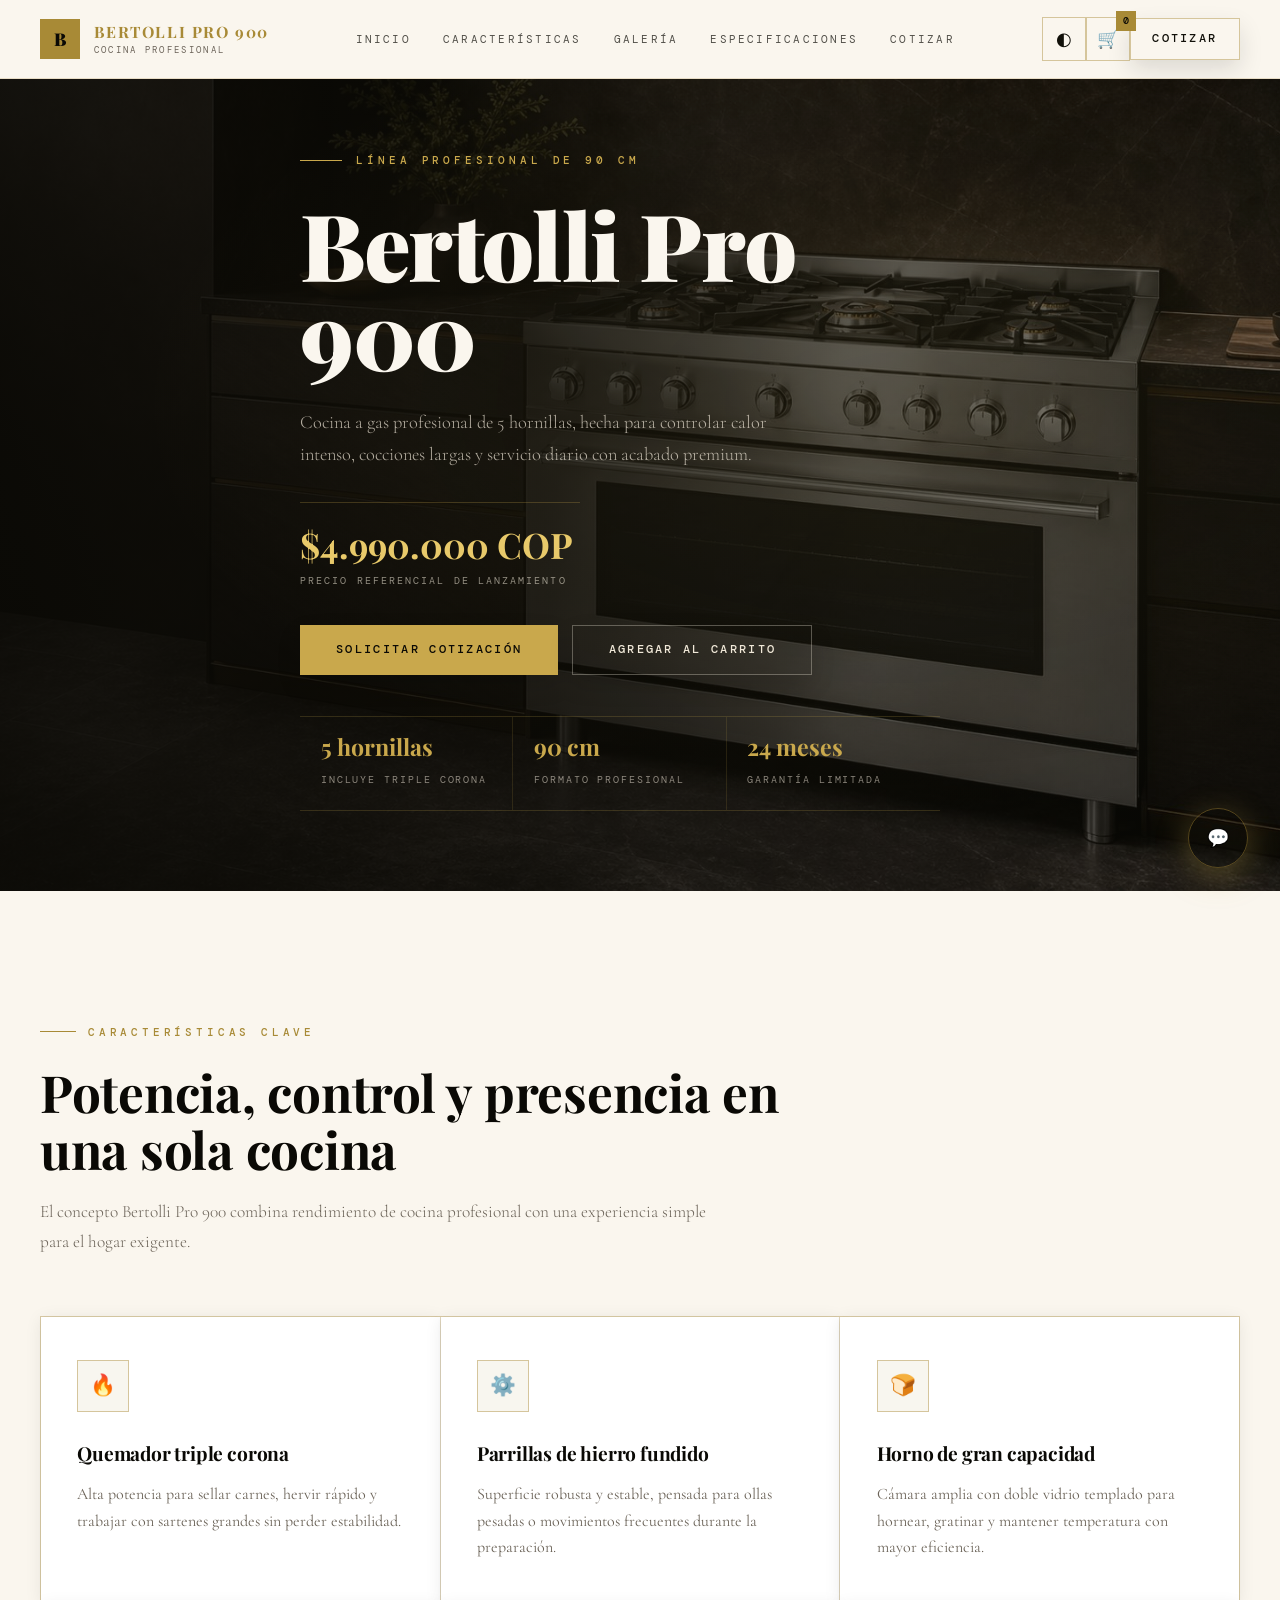
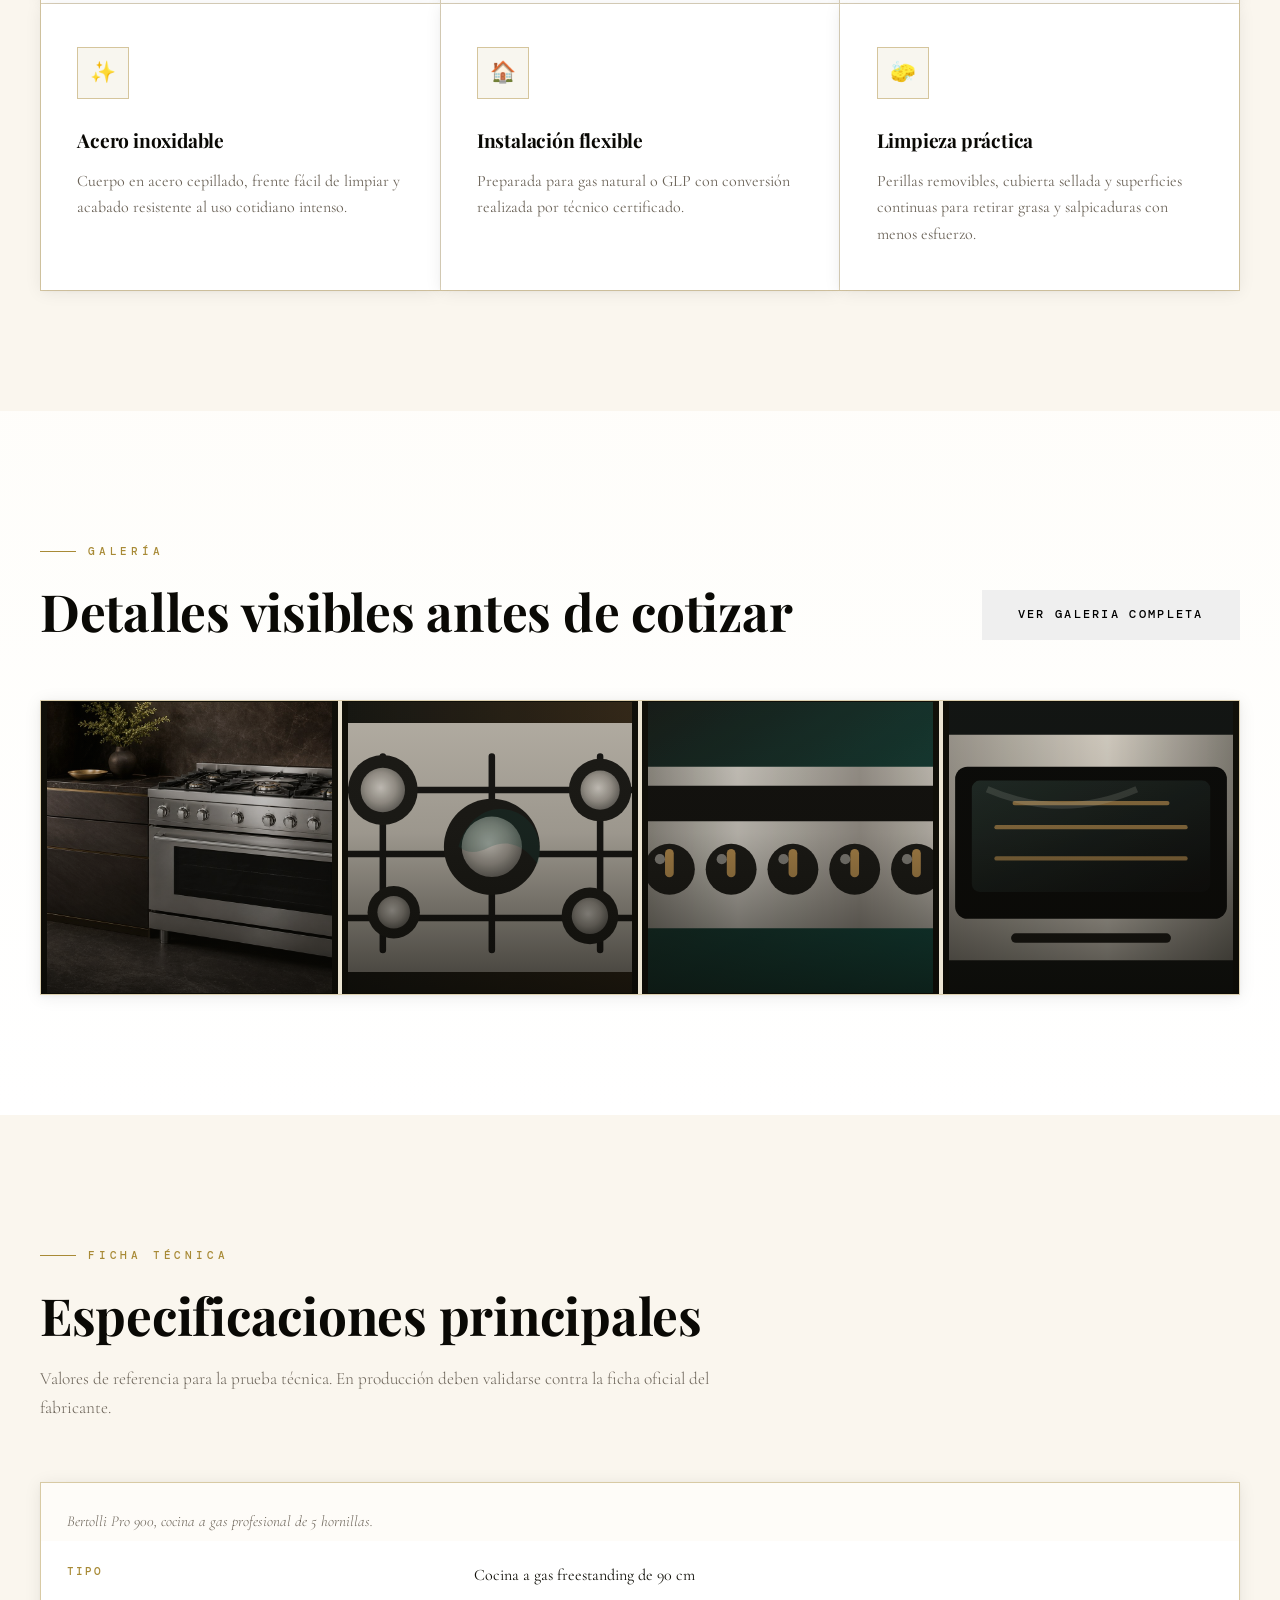
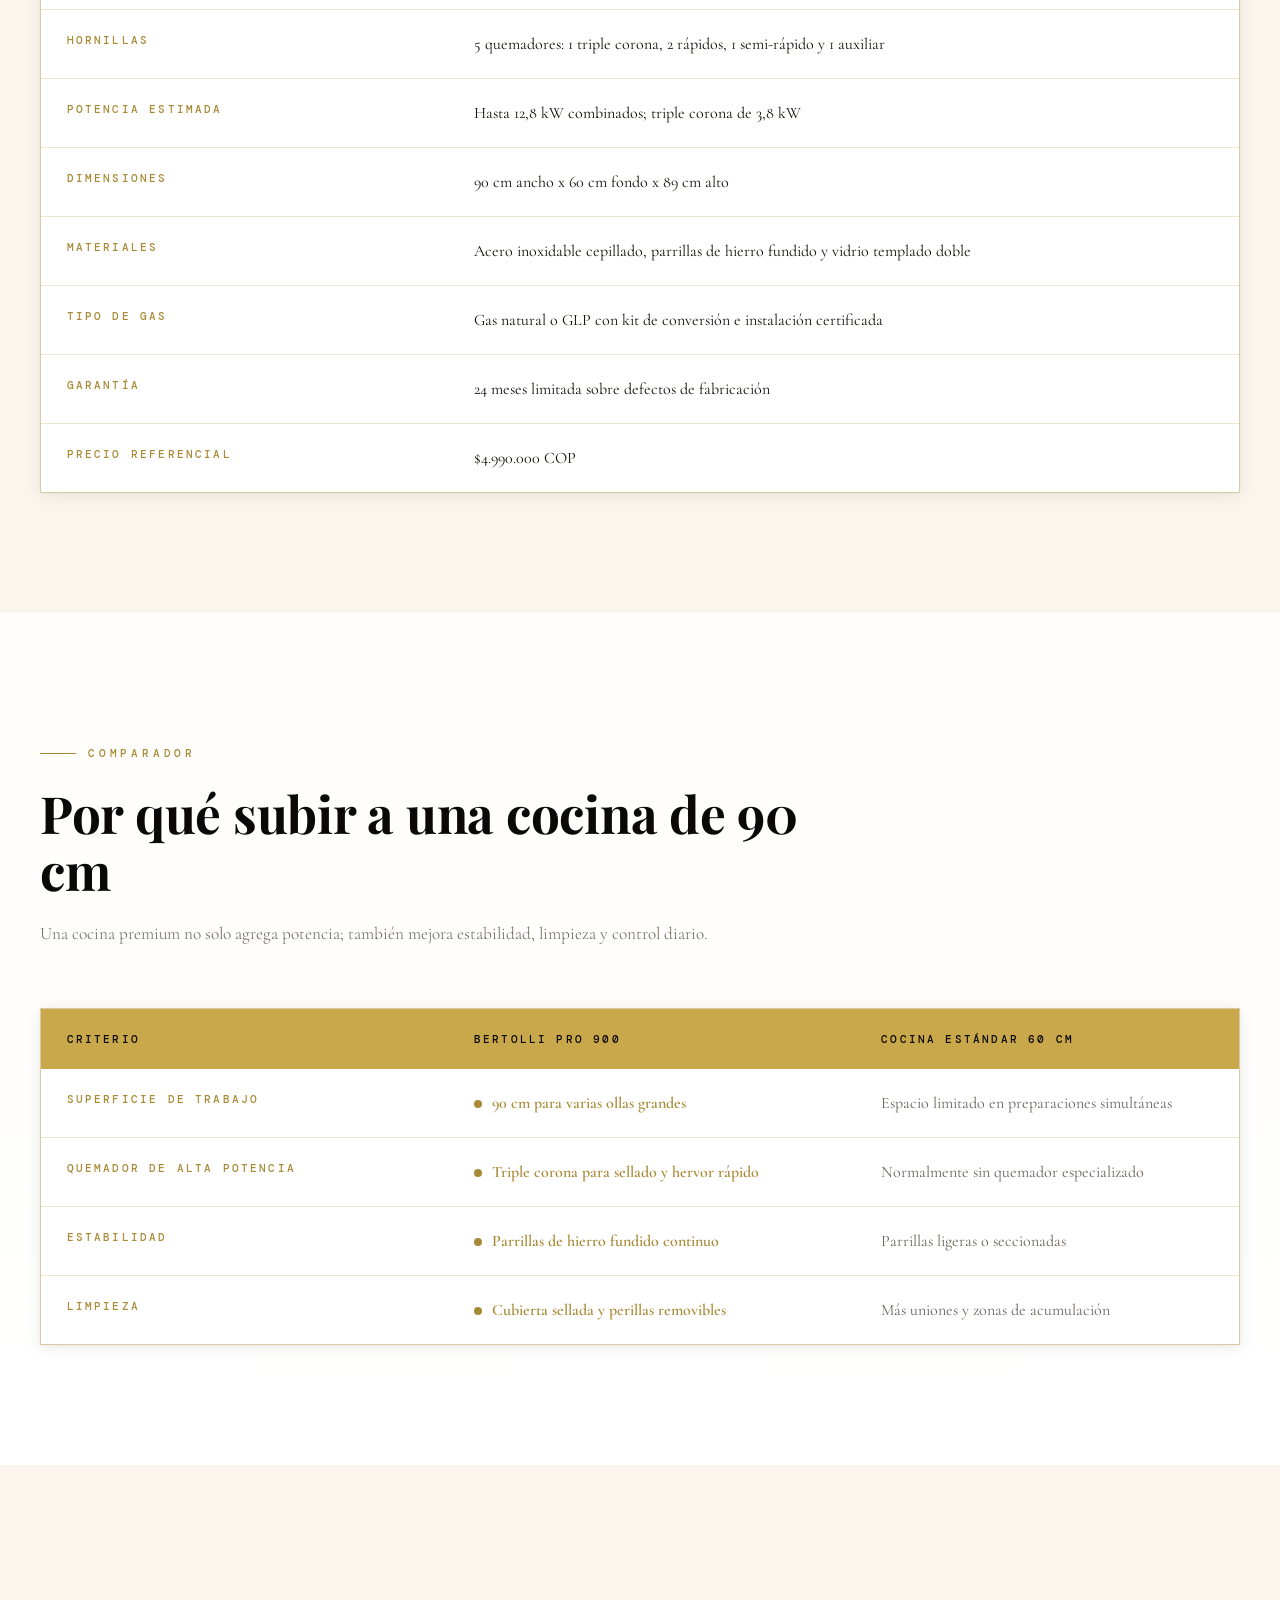
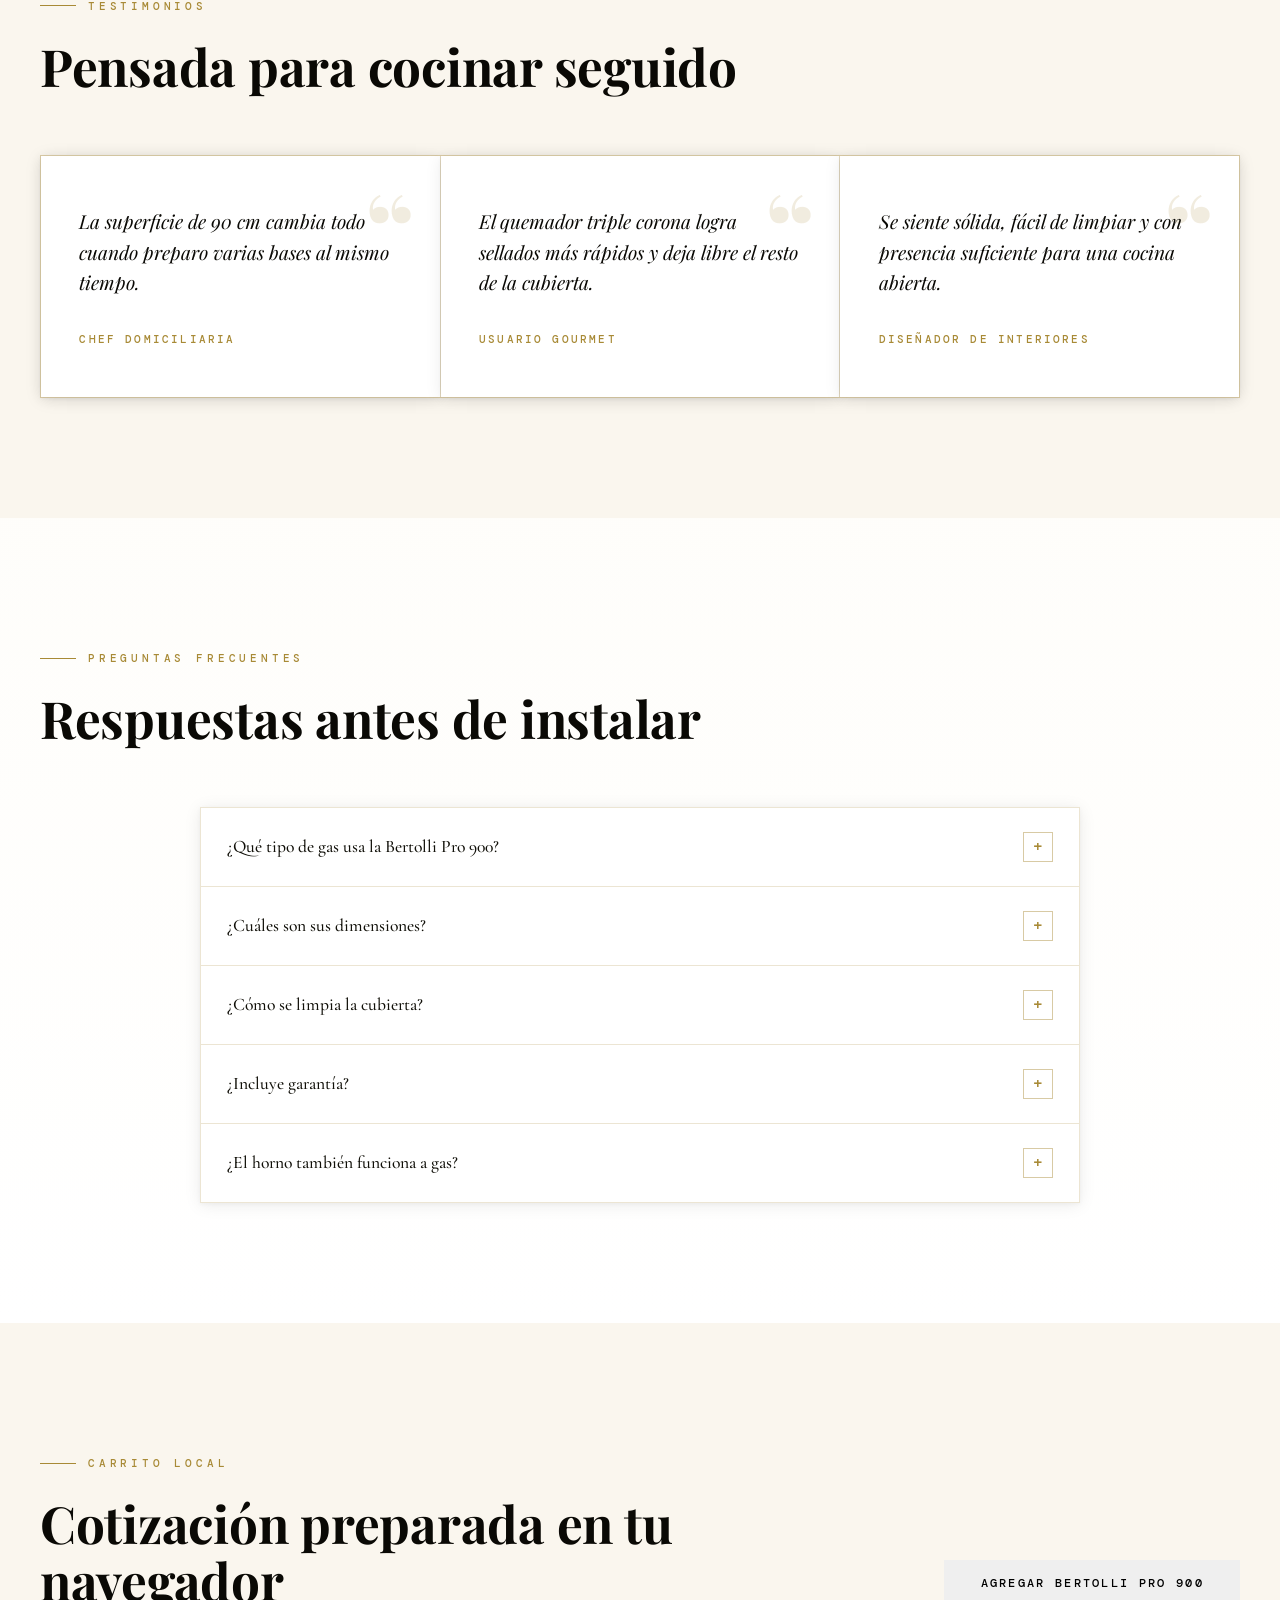
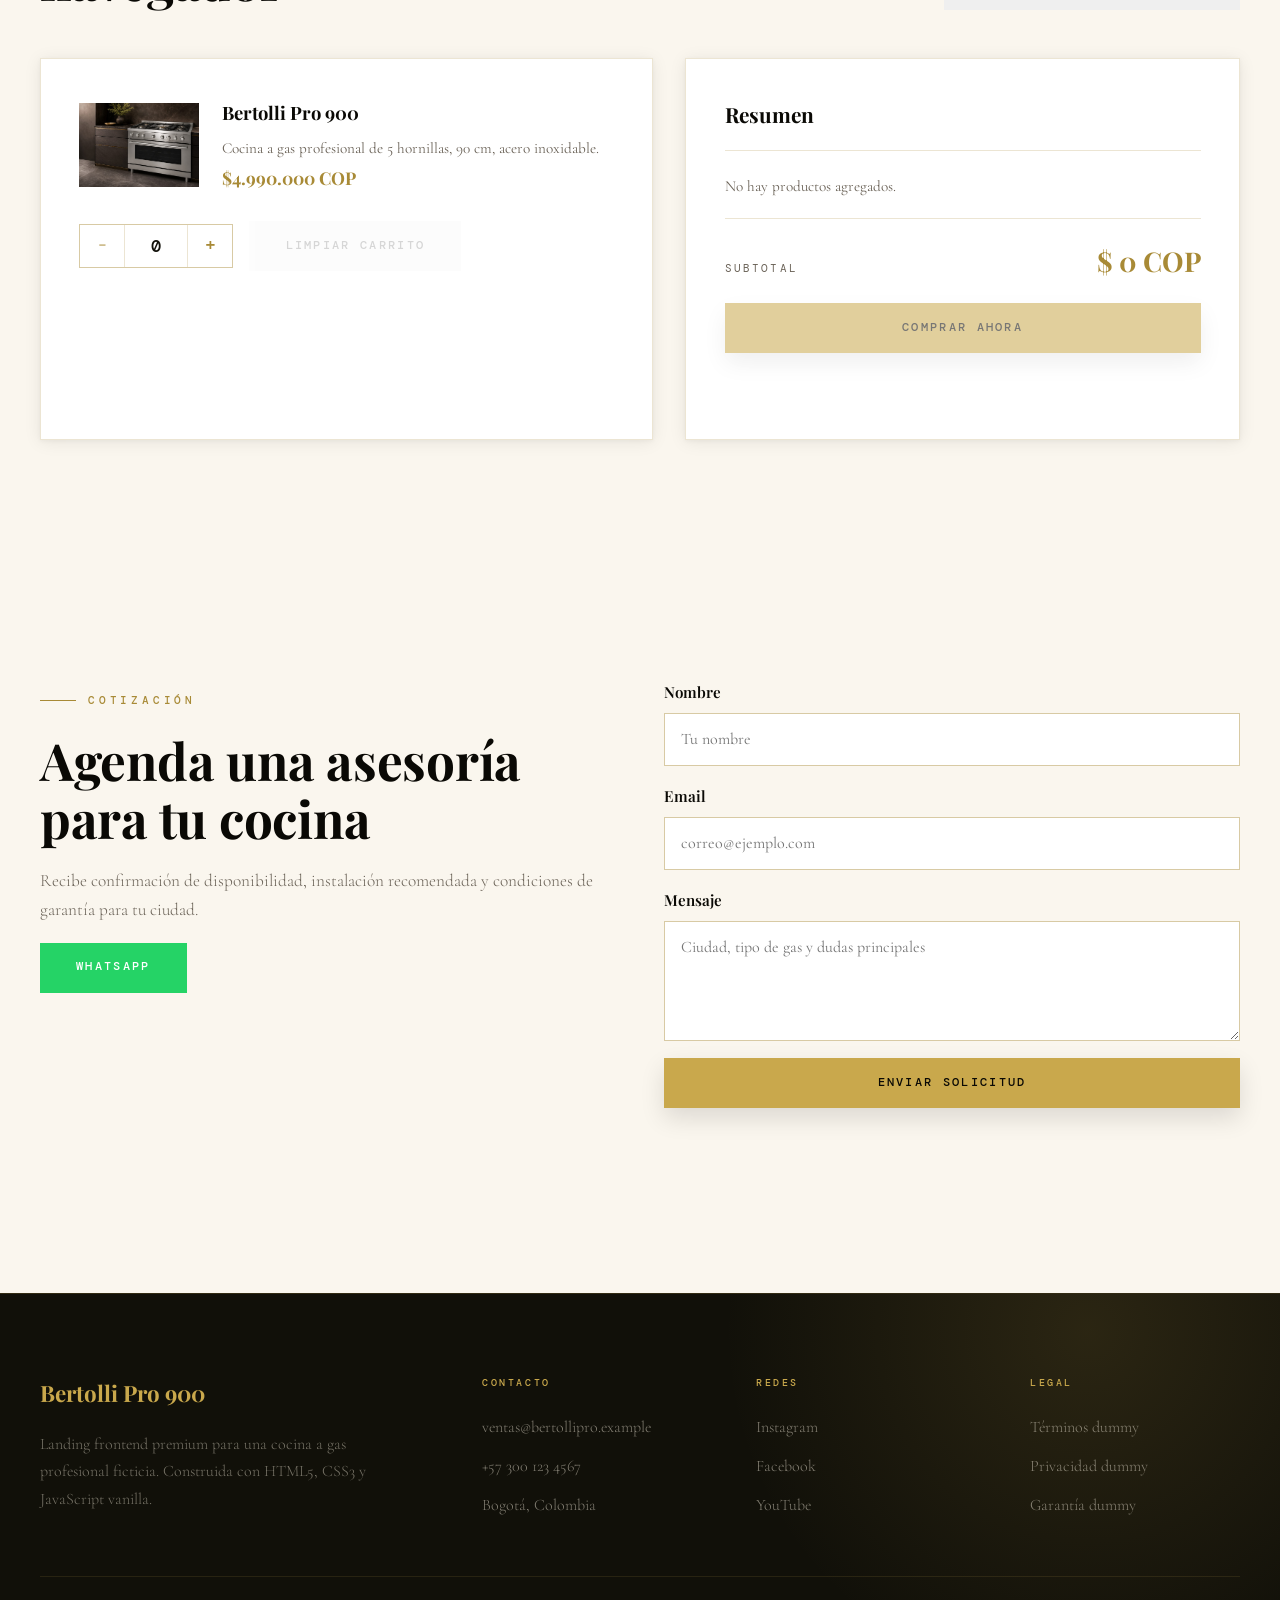
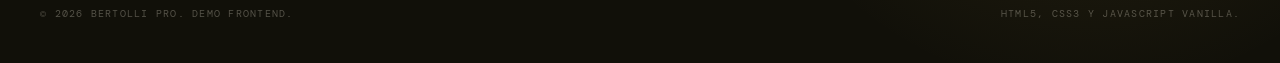
<file: index.html>
<!doctype html>
<html lang="es" data-theme="light">
  <head>
    <meta charset="utf-8">
    <meta name="viewport" content="width=device-width, initial-scale=1">

    <title>Bertolli Pro 900 | Cocina a gas profesional de 5 hornillas</title>

    <meta
      name="description"
      content="Landing premium para Bertolli Pro 900, cocina a gas profesional de 5 hornillas con cubierta inoxidable, parrillas de hierro fundido y horno de gran capacidad."
    >
    <meta name="theme-color" content="#0f6b5d">

    <meta property="og:type" content="website">
    <meta property="og:title" content="Bertolli Pro 900">
    <meta
      property="og:description"
      content="Cocina a gas profesional de 5 hornillas para hogares exigentes y cocinas semi-profesionales."
    >
    <meta property="og:image" content="assets/img/bertolli-pro-900-hero.jpg">
    <meta property="og:locale" content="es_CO">

    <meta name="twitter:card" content="summary_large_image">

    <link rel="icon" type="image/svg+xml" href="assets/icons/favicon.svg">
    <link rel="stylesheet" href="css/styles.css">
  </head>

  <body>
    <a class="skip-link" href="#main">Saltar al contenido</a>

    <header class="site-header" aria-label="Cabecera principal">
      <div class="container header__inner">
        <a class="brand" href="#inicio" aria-label="Bertolli Pro 900, inicio">
          <span class="brand__mark" aria-hidden="true">B</span>

          <span class="brand__text">
            <span>Bertolli Pro 900</span>
            <span class="brand__sub">Cocina profesional</span>
          </span>
        </a>

        <nav class="nav" aria-label="Navegación principal">
          <ul class="nav__list">
            <li><a href="#inicio">Inicio</a></li>
            <li><a href="#caracteristicas">Características</a></li>
            <li><a href="#galeria">Galería</a></li>
            <li><a href="#especificaciones">Especificaciones</a></li>
            <li><a href="#cotizacion">Cotizar</a></li>
          </ul>
        </nav>

      <div class="header__actions">
        <button
          class="icon-button theme-toggle"
          type="button"
          id="theme-toggle"
          aria-label="Cambiar modo de color"
          aria-pressed="false"
        >
          <span aria-hidden="true">◐</span>
        </button>

       <a class="icon-button cart-link" href="#carrito" aria-label="Ir al carrito, 0 productos agregados">
          <span aria-hidden="true">🛒</span>
          <span class="cart-count" id="cart-count" aria-hidden="true">0</span>
       </a>

        <a class="button button--small" href="#cotizacion">Cotizar</a>
      </div>
    </header>

    <main id="main">
      <section class="hero" id="inicio" aria-labelledby="hero-title">
        <img
          class="hero__image"
          src="assets/img/bertolli-pro-900-hero.jpg"
          width="1717"
          height="916"
          alt="Cocina a gas Bertolli Pro 900 de acero inoxidable en una cocina moderna"
          fetchpriority="high"
        >

        <div class="container hero__content">
          <p class="hero__kicker">Línea profesional de 90 cm</p>

          <h1 id="hero-title">Bertolli Pro 900</h1>

          <p class="hero__lead">
            Cocina a gas profesional de 5 hornillas, hecha para controlar calor
            intenso, cocciones largas y servicio diario con acabado premium.
          </p>

          <p class="hero__price">
            <strong>$4.990.000 COP</strong>
            <span>Precio referencial de lanzamiento</span>
          </p>

          <div class="hero__actions" aria-label="Acciones principales">
            <a class="button button--primary" href="#cotizacion">
              Solicitar cotización
            </a>

            <button class="button button--secondary" type="button" data-add-to-cart>
              Agregar al carrito
            </button>
          </div>

          <div class="hero__metrics" aria-label="Datos destacados">
            <div class="metric">
              <strong>5 hornillas</strong>
              <span>incluye triple corona</span>
            </div>

            <div class="metric">
              <strong>90 cm</strong>
              <span>formato profesional</span>
            </div>

            <div class="metric">
              <strong>24 meses</strong>
              <span>garantía limitada</span>
            </div>
          </div>
        </div>
      </section>
            <section class="section" id="caracteristicas" aria-labelledby="features-title">
        <div class="container">
          <p class="section__eyebrow">Características clave</p>
          <h2 class="section__title" id="features-title">Potencia, control y presencia en una sola cocina</h2>
          <p class="section__lead">
            El concepto Bertolli Pro 900 combina rendimiento de cocina profesional
            con una experiencia simple para el hogar exigente.
          </p>

          <div class="feature-grid">
            <article class="feature-card">
              <div class="feature-card__icon" aria-hidden="true">🔥</div>
              <h3>Quemador triple corona</h3>
              <p>
                Alta potencia para sellar carnes, hervir rápido y trabajar con
                sartenes grandes sin perder estabilidad.
              </p>
            </article>

            <article class="feature-card">
              <div class="feature-card__icon" aria-hidden="true">⚙️</div>
              <h3>Parrillas de hierro fundido</h3>
              <p>
                Superficie robusta y estable, pensada para ollas pesadas o
                movimientos frecuentes durante la preparación.
              </p>
            </article>

            <article class="feature-card">
              <div class="feature-card__icon" aria-hidden="true">🍞</div>
              <h3>Horno de gran capacidad</h3>
              <p>
                Cámara amplia con doble vidrio templado para hornear, gratinar
                y mantener temperatura con mayor eficiencia.
              </p>
            </article>

            <article class="feature-card">
              <div class="feature-card__icon" aria-hidden="true">✨</div>
              <h3>Acero inoxidable</h3>
              <p>
                Cuerpo en acero cepillado, frente fácil de limpiar y acabado
                resistente al uso cotidiano intenso.
              </p>
            </article>

            <article class="feature-card">
              <div class="feature-card__icon" aria-hidden="true">🏠</div>
              <h3>Instalación flexible</h3>
              <p>
                Preparada para gas natural o GLP con conversión realizada por
                técnico certificado.
              </p>
            </article>

            <article class="feature-card">
              <div class="feature-card__icon" aria-hidden="true">🧽</div>
              <h3>Limpieza práctica</h3>
              <p>
                Perillas removibles, cubierta sellada y superficies continuas
                para retirar grasa y salpicaduras con menos esfuerzo.
              </p>
            </article>
          </div>
        </div>
      </section>

      <section class="section section--tinted" id="galeria" aria-labelledby="gallery-title">
          <div class="container">
            <div class="gallery-head">
              <div>
                <p class="section__eyebrow">Galería</p>
                <h2 class="section__title" id="gallery-title">Detalles visibles antes de cotizar</h2>
              </div>

              <button class="button button--ghost" type="button" id="gallery-toggle" aria-expanded="false">
                Ver galería completa
              </button>
            </div>

            <div class="gallery-grid" id="gallery-grid">
              <button
                class="gallery-item"
                type="button"
                data-src="assets/img/bertolli-pro-900-hero.jpg"
                data-title="Vista premium frontal"
                data-alt="Vista frontal de la Bertolli Pro 900 en cocina moderna"
                aria-label="Abrir imagen vista premium frontal"
              >
                <img
                  src="assets/img/bertolli-pro-900-hero.jpg"
                  alt="Vista frontal de la Bertolli Pro 900 en cocina moderna"
                  width="1717"
                  height="916"
                  loading="lazy"
                >
                <span>Vista premium</span>
              </button>

              <button
                class="gallery-item"
                type="button"
                data-src="assets/img/gallery-burners.svg"
                data-title="Cubierta de cinco hornillas"
                data-alt="Cubierta superior con cinco hornillas y parrillas de hierro fundido"
                aria-label="Abrir imagen cubierta de cinco hornillas"
              >
                <img
                  src="assets/img/gallery-burners.svg"
                  alt="Cubierta superior con cinco hornillas y parrillas de hierro fundido"
                  width="1200"
                  height="800"
                  loading="lazy"
                >
                <span>5 hornillas</span>
              </button>

              <button
                class="gallery-item"
                type="button"
                data-src="assets/img/gallery-controls.svg"
                data-title="Controles metálicos frontales"
                data-alt="Panel frontal con perillas metálicas de control"
                aria-label="Abrir imagen controles metálicos frontales"
              >
                <img
                  src="assets/img/gallery-controls.svg"
                  alt="Panel frontal con perillas metálicas de control"
                  width="1200"
                  height="800"
                  loading="lazy"
                >
                <span>Controles</span>
              </button>

              <button
                class="gallery-item"
                type="button"
                data-src="assets/img/gallery-oven.svg"
                data-title="Horno amplio con doble vidrio"
                data-alt="Horno amplio con doble vidrio templado y rejillas internas"
                aria-label="Abrir imagen horno amplio"
              >
                <img
                  src="assets/img/gallery-oven.svg"
                  alt="Horno amplio con doble vidrio templado y rejillas internas"
                  width="1200"
                  height="800"
                  loading="lazy"
                >
                <span>Horno amplio</span>
              </button>

              <button
                class="gallery-item"
                type="button"
                data-src="assets/img/gallery-grates.svg"
                data-title="Parrillas robustas"
                data-alt="Detalle de parrillas robustas de hierro fundido"
                aria-label="Abrir imagen parrillas robustas"
                data-gallery-extra
                hidden
              >
                <img
                  src="assets/img/gallery-grates.svg"
                  alt="Detalle de parrillas robustas de hierro fundido"
                  width="1200"
                  height="800"
                  loading="lazy"
                >
                <span>Parrillas</span>
              </button>

              <button
                class="gallery-item"
                type="button"
                data-src="assets/img/gallery-kitchen.svg"
                data-title="Integración en cocina"
                data-alt="Bertolli Pro 900 integrada en una cocina contemporánea"
                aria-label="Abrir imagen integración en cocina"
                data-gallery-extra
                hidden
              >
                <img
                  src="assets/img/gallery-kitchen.svg"
                  alt="Bertolli Pro 900 integrada en una cocina contemporánea"
                  width="1200"
                  height="800"
                  loading="lazy"
                >
                <span>Ambiente</span>
              </button>
            </div>
          </div>
        </section>

      <section class="section" id="especificaciones" aria-labelledby="specs-title">
        <div class="container">
          <p class="section__eyebrow">Ficha técnica</p>
          <h2 class="section__title" id="specs-title">Especificaciones principales</h2>
          <p class="section__lead">
            Valores de referencia para la prueba técnica. En producción deben
            validarse contra la ficha oficial del fabricante.
          </p>

          <div class="spec-table-wrap">
            <table class="spec-table">
              <caption>Bertolli Pro 900, cocina a gas profesional de 5 hornillas.</caption>
              <tbody>
                <tr>
                  <th scope="row">Tipo</th>
                  <td>Cocina a gas freestanding de 90 cm</td>
                </tr>
                <tr>
                  <th scope="row">Hornillas</th>
                  <td>5 quemadores: 1 triple corona, 2 rápidos, 1 semi-rápido y 1 auxiliar</td>
                </tr>
                <tr>
                  <th scope="row">Potencia estimada</th>
                  <td>Hasta 12,8 kW combinados; triple corona de 3,8 kW</td>
                </tr>
                <tr>
                  <th scope="row">Dimensiones</th>
                  <td>90 cm ancho x 60 cm fondo x 89 cm alto</td>
                </tr>
                <tr>
                  <th scope="row">Materiales</th>
                  <td>Acero inoxidable cepillado, parrillas de hierro fundido y vidrio templado doble</td>
                </tr>
                <tr>
                  <th scope="row">Tipo de gas</th>
                  <td>Gas natural o GLP con kit de conversión e instalación certificada</td>
                </tr>
                <tr>
                  <th scope="row">Garantía</th>
                  <td>24 meses limitada sobre defectos de fabricación</td>
                </tr>
                <tr>
                  <th scope="row">Precio referencial</th>
                  <td>$4.990.000 COP</td>
                </tr>
              </tbody>
            </table>
          </div>
        </div>
      </section>

      <section class="section section--tinted" id="comparador" aria-labelledby="compare-title">
        <div class="container">
          <p class="section__eyebrow">Comparador</p>
          <h2 class="section__title" id="compare-title">Por qué subir a una cocina de 90 cm</h2>
          <p class="section__lead">
            Una cocina premium no solo agrega potencia; también mejora estabilidad,
            limpieza y control diario.
          </p>

          <div class="spec-table-wrap">
            <table class="spec-table compare-table">
              <thead>
                <tr>
                  <th scope="col">Criterio</th>
                  <th scope="col">Bertolli Pro 900</th>
                  <th scope="col">Cocina estándar 60 cm</th>
                </tr>
              </thead>
              <tbody>
                <tr>
                  <th scope="row">Superficie de trabajo</th>
                  <td>90 cm para varias ollas grandes</td>
                  <td>Espacio limitado en preparaciones simultáneas</td>
                </tr>
                <tr>
                  <th scope="row">Quemador de alta potencia</th>
                  <td>Triple corona para sellado y hervor rápido</td>
                  <td>Normalmente sin quemador especializado</td>
                </tr>
                <tr>
                  <th scope="row">Estabilidad</th>
                  <td>Parrillas de hierro fundido continuo</td>
                  <td>Parrillas ligeras o seccionadas</td>
                </tr>
                <tr>
                  <th scope="row">Limpieza</th>
                  <td>Cubierta sellada y perillas removibles</td>
                  <td>Más uniones y zonas de acumulación</td>
                </tr>
              </tbody>
            </table>
          </div>
        </div>
      </section>

      <section class="section" id="testimonios" aria-labelledby="testimonials-title">
        <div class="container">
          <p class="section__eyebrow">Testimonios</p>
          <h2 class="section__title" id="testimonials-title">Pensada para cocinar seguido</h2>

          <div class="testimonial-grid">
            <article class="testimonial-card">
              <blockquote>
                <p>La superficie de 90 cm cambia todo cuando preparo varias bases al mismo tiempo.</p>
              </blockquote>
              <footer>Chef domiciliaria</footer>
            </article>

            <article class="testimonial-card">
              <blockquote>
                <p>El quemador triple corona logra sellados más rápidos y deja libre el resto de la cubierta.</p>
              </blockquote>
              <footer>Usuario gourmet</footer>
            </article>

            <article class="testimonial-card">
              <blockquote>
                <p>Se siente sólida, fácil de limpiar y con presencia suficiente para una cocina abierta.</p>
              </blockquote>
              <footer>Diseñador de interiores</footer>
            </article>
          </div>
        </div>
      </section>

      <section class="section section--tinted" id="faq" aria-labelledby="faq-title">
        <div class="container">
          <p class="section__eyebrow">Preguntas frecuentes</p>
          <h2 class="section__title" id="faq-title">Respuestas antes de instalar</h2>

          <div class="faq-list">
            <article class="faq-item">
              <h3>
                <button
                  class="faq-question"
                  type="button"
                  id="faq-q-1"
                  aria-expanded="false"
                  aria-controls="faq-a-1"
                >
                  ¿Qué tipo de gas usa la Bertolli Pro 900?
                </button>
              </h3>

              <div
                class="faq-answer"
                id="faq-a-1"
                role="region"
                aria-labelledby="faq-q-1"
                hidden
              >
                Puede configurarse para gas natural o GLP. La conversión debe hacerla
                un técnico certificado con el kit correspondiente.
              </div>
            </article>

            <article class="faq-item">
              <h3>
                <button
                  class="faq-question"
                  type="button"
                  id="faq-q-2"
                  aria-expanded="false"
                  aria-controls="faq-a-2"
                >
                  ¿Cuáles son sus dimensiones?
                </button>
              </h3>

              <div
                class="faq-answer"
                id="faq-a-2"
                role="region"
                aria-labelledby="faq-q-2"
                hidden
              >
                La referencia usada en esta landing es 90 cm de ancho, 60 cm de fondo
                y 89 cm de alto.
              </div>
            </article>

            <article class="faq-item">
              <h3>
                <button
                  class="faq-question"
                  type="button"
                  id="faq-q-3"
                  aria-expanded="false"
                  aria-controls="faq-a-3"
                >
                  ¿Cómo se limpia la cubierta?
                </button>
              </h3>

              <div
                class="faq-answer"
                id="faq-a-3"
                role="region"
                aria-labelledby="faq-q-3"
                hidden
              >
                Se recomienda paño suave, agua tibia y jabón neutro. Evita abrasivos
                sobre acero inoxidable y seca la superficie al final.
              </div>
            </article>

            <article class="faq-item">
              <h3>
                <button
                  class="faq-question"
                  type="button"
                  id="faq-q-4"
                  aria-expanded="false"
                  aria-controls="faq-a-4"
                >
                  ¿Incluye garantía?
                </button>
              </h3>

              <div
                class="faq-answer"
                id="faq-a-4"
                role="region"
                aria-labelledby="faq-q-4"
                hidden
              >
                La propuesta contempla 24 meses de garantía limitada por defectos de
                fabricación, sujeta a instalación correcta.
              </div>
            </article>

            <article class="faq-item">
              <h3>
                <button
                  class="faq-question"
                  type="button"
                  id="faq-q-5"
                  aria-expanded="false"
                  aria-controls="faq-a-5"
                >
                  ¿El horno también funciona a gas?
                </button>
              </h3>

              <div
                class="faq-answer"
                id="faq-a-5"
                role="region"
                aria-labelledby="faq-q-5"
                hidden
              >
                Sí. El concepto de producto mantiene operación a gas para cubierta y
                horno, con control frontal independiente.
              </div>
            </article>
          </div>
        </div>
      </section>

      <section class="section" id="carrito" aria-labelledby="cart-title">
        <div class="container">
          <div class="cart-head">
            <div>
              <p class="section__eyebrow">Carrito local</p>
              <h2 class="section__title" id="cart-title">Cotización preparada en tu navegador</h2>
            </div>

            <button class="button button--ghost" type="button" data-add-to-cart>
              Agregar Bertolli Pro 900
            </button>
          </div>

          <div class="cart-layout">
            <article class="cart-panel">
              <div class="cart-product">
                <img
                  src="assets/img/bertolli-pro-900-hero.jpg"
                  width="1717"
                  height="916"
                  alt="Bertolli Pro 900 en acero inoxidable"
                  loading="lazy"
                >

                <div>
                  <h3>Bertolli Pro 900</h3>
                  <p>Cocina a gas profesional de 5 hornillas, 90 cm, acero inoxidable.</p>
                  <p><strong>$4.990.000 COP</strong></p>
                </div>
              </div>

              <div class="cart-controls" aria-label="Controles de cantidad">
                <div class="quantity-control">
                  <button type="button" id="cart-decrement" aria-label="Disminuir cantidad">-</button>
                  <output id="cart-quantity" aria-live="polite">0</output>
                  <button type="button" id="cart-increment" aria-label="Aumentar cantidad">+</button>
                </div>

                <button class="button button--ghost" type="button" id="cart-clear">
                  Limpiar carrito
                </button>
              </div>
            </article>

            <aside class="cart-panel cart-summary" aria-label="Resumen del carrito">
              <h3>Resumen</h3>
              <p id="cart-summary-text">No hay productos agregados.</p>

              <div class="cart-total">
                <span>Subtotal</span>
                <strong id="cart-subtotal">$0 COP</strong>
              </div>

              <button class="button button--primary" type="button" id="cart-checkout">
                Comprar ahora
              </button>

              <p class="status" id="cart-feedback" role="status" aria-live="polite"></p>
            </aside>
          </div>
        </div>
      </section>

    <section class="section cta-band" id="cotizacion" aria-labelledby="cta-title">
      <div class="container cta-grid">
        <div>
          <p class="section__eyebrow">Cotización</p>
          <h2 class="section__title" id="cta-title">Agenda una asesoría para tu cocina</h2>
          <p class="section__lead">
            Recibe confirmación de disponibilidad, instalación recomendada y condiciones
            de garantía para tu ciudad.
          </p>

          <p>
            <a
              class="button button--whatsapp"
              href="https://wa.me/573001234567?text=Hola%2C%20quiero%20cotizar%20la%20Bertolli%20Pro%20900"
              target="_blank"
              rel="noopener"
            >
              WhatsApp
            </a>
          </p>
        </div>

        <form class="lead-form" id="lead-form">
          <div class="form-row">
            <label for="lead-name">Nombre</label>
            <input id="lead-name" name="name" autocomplete="name" required minlength="2" placeholder="Tu nombre">
          </div>

          <div class="form-row">
            <label for="lead-email">Email</label>
            <input id="lead-email" name="email" type="email" autocomplete="email" required placeholder="correo@ejemplo.com">
          </div>

          <div class="form-row">
            <label for="lead-message">Mensaje</label>
            <textarea id="lead-message" name="message" required placeholder="Ciudad, tipo de gas y dudas principales"></textarea>
          </div>

          <button class="button button--primary" type="submit">Enviar solicitud</button>
          <p class="status" id="lead-status" role="status" aria-live="polite"></p>
        </form>
      </div>
    </section>

    </main>
        <footer class="site-footer">
      <div class="container">
        <div class="footer-grid">
          <section aria-labelledby="footer-brand">
            <h2 id="footer-brand">Bertolli Pro 900</h2>
            <p>
              Landing frontend premium para una cocina a gas profesional ficticia.
              Construida con HTML5, CSS3 y JavaScript vanilla.
            </p>
          </section>

          <section aria-labelledby="footer-contact">
            <h3 id="footer-contact">Contacto</h3>
            <ul>
              <li><a href="mailto:ventas@bertollipro.example">ventas@bertollipro.example</a></li>
              <li><a href="tel:+573001234567">+57 300 123 4567</a></li>
              <li>Bogotá, Colombia</li>
            </ul>
          </section>

          <section aria-labelledby="footer-social">
            <h3 id="footer-social">Redes</h3>
            <ul>
              <li><a href="#" aria-label="Instagram Bertolli Pro">Instagram</a></li>
              <li><a href="#" aria-label="Facebook Bertolli Pro">Facebook</a></li>
              <li><a href="#" aria-label="YouTube Bertolli Pro">YouTube</a></li>
            </ul>
          </section>

          <section aria-labelledby="footer-legal">
            <h3 id="footer-legal">Legal</h3>
            <ul>
              <li><a href="#">Términos dummy</a></li>
              <li><a href="#">Privacidad dummy</a></li>
              <li><a href="#">Garantía dummy</a></li>
            </ul>
          </section>
        </div>

        <div class="footer-bottom">
          <span>&copy; <span id="current-year">2026</span> Bertolli Pro. Demo frontend.</span>
          <span>HTML5, CSS3 y JavaScript vanilla.</span>
        </div>
      </div>
    </footer>

    <dialog class="lightbox" id="lightbox" aria-labelledby="lightbox-title">
      <div class="lightbox__body">
        <div class="lightbox__top">
          <h2 id="lightbox-title">Galería Bertolli Pro 900</h2>

          <button class="icon-button" type="button" id="lightbox-close" aria-label="Cerrar galería">
            ✕
          </button>
        </div>

        <img
          class="lightbox__image"
          id="lightbox-image"
          src="assets/img/bertolli-pro-900-hero.jpg"
          alt=""
        >

        <div class="lightbox__controls">
          <button class="button button--ghost" type="button" id="lightbox-prev">Anterior</button>
          <button class="button button--ghost" type="button" id="lightbox-next">Siguiente</button>
        </div>
      </div>
    </dialog>
      <aside class="assistant-widget" aria-label="Asesor inteligente Bertolli">
        <section
          class="assistant-panel"
          id="assistant-panel"
          aria-labelledby="assistant-title"
          hidden
        >
          <div class="assistant-panel__header">
            <h2 id="assistant-title">Asesor inteligente Bertolli</h2>

            <button
              class="icon-button"
              type="button"
              id="assistant-close"
              aria-label="Cerrar asesor"
            >
              ✕
            </button>
          </div>

          <div class="assistant-messages" id="assistant-messages" aria-live="polite">
            <article class="assistant-message assistant-message--bot">
              <p>
                Hola, soy el asesor Bertolli. Puedo ayudarte con precio, garantía,
                dimensiones, materiales, instalación, tipo de gas y beneficios.
              </p>
            </article>
          </div>

          <form class="assistant-form" id="assistant-form">
            <label class="sr-only" for="assistant-input">Mensaje para el asesor</label>

             <input
                id="assistant-input"
                name="message"
                autocomplete="off"
                placeholder="Pregunta por el producto"
                aria-label="Escribe tu pregunta sobre la Bertolli Pro 900"
                required
              >

            <button class="button button--primary" type="submit">Enviar</button>
          </form>
        </section>

        <button
          class="icon-button assistant-toggle"
          type="button"
          id="assistant-toggle"
          aria-controls="assistant-panel"
          aria-expanded="false"
          aria-label="Abrir asesor inteligente"
        >
          💬
        </button>
      </aside>

<script src="js/main.js"></script>
<script src="js/cart.js"></script>
<script src="js/assistant.js"></script>
  </body>
</html>
</file>
<file: css/styles.css>
@import url("https://fonts.googleapis.com/css2?family=Playfair+Display:wght@400;500;700;900&family=Cormorant+Garamond:wght@300;400;500;600&family=DM+Mono:wght@400;500&display=swap");

:root {
  color-scheme: light;

  --black: #0a0905;
  --charcoal: #111009;
  --dark: #1a1810;
  --mid: #2c2920;

  --gold: #c9a84c;
  --gold-light: #e8c96a;
  --gold-deep: #a88a36;
  --gold-pale: #f5e9c4;

  --cream: #f0e8d8;
  --warm-white: #faf6ee;
  --text-dim: #6b6358;

  --bg: var(--warm-white);
  --surface: #ffffff;
  --ink: var(--charcoal);
  --ink-strong: var(--black);
  --muted: var(--text-dim);
  --accent: var(--gold-deep);
  --focus: var(--gold-deep);

  --line: rgba(168, 138, 54, 0.22);
  --line-strong: rgba(168, 138, 54, 0.45);

  --header-h: 78px;

  --font-display: "Playfair Display", Georgia, "Times New Roman", serif;
  --font-body: "Cormorant Garamond", Georgia, serif;
  --font-mono: "DM Mono", ui-monospace, SFMono-Regular, Menlo, Consolas, monospace;

  --tracking-loose: 0.2em;
  --tracking-wide: 0.25em;
  --tracking-extra: 0.35em;
}

/* Base */
* {
  box-sizing: border-box;
}

html {
  scroll-behavior: smooth;
}

body {
  margin: 0;
  background: var(--bg);
  color: var(--ink);
  font-family: var(--font-body);
  font-size: 18px;
  line-height: 1.7;
  text-rendering: optimizeLegibility;
  -webkit-font-smoothing: antialiased;
}

img,
svg {
  display: block;
  max-width: 100%;
}

a {
  color: inherit;
}

button,
input,
textarea {
  font: inherit;
}

:focus-visible {
  outline: 1px solid var(--focus);
  outline-offset: 4px;
}

::selection {
  background: var(--accent);
  color: var(--black);
}

/* Accessibility */
.skip-link {
  position: fixed;
  top: 12px;
  left: 12px;
  z-index: 1000;
  transform: translateY(-150%);
  background: var(--gold);
  color: var(--black);
  padding: 0.65rem 1.1rem;
  font-family: var(--font-mono);
  font-size: 0.72rem;
  font-weight: 500;
  letter-spacing: 0.15em;
  text-transform: uppercase;
  text-decoration: none;
  transition: transform 0.18s ease;
}

.skip-link:focus {
  transform: translateY(0);
}

/* Layout */
.container {
  width: min(1200px, calc(100% - 48px));
  margin-inline: auto;
}

/* Header */
.site-header {
  position: sticky;
  top: 0;
  z-index: 100;
  min-height: var(--header-h);
  border-bottom: 1px solid var(--line);
  background: color-mix(in srgb, var(--bg) 94%, transparent);
  backdrop-filter: blur(16px);
  -webkit-backdrop-filter: blur(16px);
}

.header__inner {
  display: grid;
  grid-template-columns: auto 1fr auto;
  align-items: center;
  gap: 1.5rem;
  min-height: var(--header-h);
}

.brand {
  display: inline-flex;
  align-items: center;
  gap: 0.85rem;
  color: var(--ink-strong);
  text-decoration: none;
}

.brand__mark {
  display: grid;
  width: 40px;
  height: 40px;
  place-items: center;
  background: var(--accent);
  color: var(--black);
  font-family: var(--font-display);
  font-size: 1.1rem;
  font-weight: 900;
}

.brand__text {
  display: grid;
  color: var(--accent);
  font-family: var(--font-display);
  font-size: 0.98rem;
  font-weight: 700;
  line-height: 1.1;
  letter-spacing: 0.1em;
  text-transform: uppercase;
}

.brand__sub {
  margin-top: 4px;
  color: var(--muted);
  font-family: var(--font-mono);
  font-size: 0.58rem;
  font-weight: 400;
  letter-spacing: var(--tracking-wide);
  text-transform: uppercase;
}

.nav__list {
  display: flex;
  flex-wrap: wrap;
  justify-content: center;
  gap: 2rem;
  margin: 0;
  padding: 0;
  list-style: none;
}

.nav__list a {
  display: inline-flex;
  align-items: center;
  padding: 0.4rem 0;
  color: var(--ink);
  font-family: var(--font-mono);
  font-size: 0.7rem;
  font-weight: 400;
  letter-spacing: var(--tracking-loose);
  text-transform: uppercase;
  text-decoration: none;
  opacity: 0.72;
  transition: opacity 0.3s ease, color 0.3s ease;
}

.nav__list a:hover {
  color: var(--accent);
  opacity: 1;
}

.header__actions {
  display: flex;
  align-items: center;
  justify-content: flex-end;
}

/* Hero */
.hero {
  position: relative;
  display: grid;
  min-height: min(780px, calc(92svh - var(--header-h)));
  overflow: hidden;
  isolation: isolate;
  background: var(--charcoal);
}

.hero__image {
  position: absolute;
  inset: 0;
  z-index: -2;
  width: 100%;
  height: 100%;
  object-fit: cover;
  object-position: center;
  opacity: 0.55;
}

.hero::after {
  position: absolute;
  inset: 0;
  z-index: -1;
  content: "";
  background:
    radial-gradient(
      ellipse at 70% 40%,
      rgba(201, 168, 76, 0.08) 0%,
      transparent 60%
    ),
    linear-gradient(
      90deg,
      rgba(10, 9, 5, 0.92) 0%,
      rgba(10, 9, 5, 0.75) 42%,
      rgba(10, 9, 5, 0.35) 78%,
      rgba(10, 9, 5, 0.15) 100%
    );
}

.hero__content {
  display: grid;
  align-content: center;
  max-width: 680px;
  min-height: inherit;
  padding: 72px 0 80px;
  color: var(--cream);
  animation: fade-up 0.6s ease both;
}

.hero__kicker {
  display: inline-flex;
  width: fit-content;
  align-items: center;
  gap: 14px;
  margin: 0 0 1.8rem;
  color: var(--gold);
  font-family: var(--font-mono);
  font-size: 0.7rem;
  font-weight: 500;
  letter-spacing: var(--tracking-extra);
  text-transform: uppercase;
}

.hero__kicker::before {
  content: "";
  width: 42px;
  height: 1px;
  background: var(--gold);
  flex-shrink: 0;
}

.hero h1 {
  max-width: 12ch;
  margin: 0;
  color: var(--warm-white);
  font-family: var(--font-display);
  font-size: clamp(3rem, 7.5vw, 5.8rem);
  font-weight: 900;
  line-height: 0.96;
  letter-spacing: -0.015em;
}

.hero__lead {
  max-width: 480px;
  margin: 1.8rem 0 0;
  color: rgba(240, 232, 216, 0.72);
  font-size: 1.15rem;
  font-weight: 300;
  line-height: 1.75;
}

.hero__price {
  display: flex;
  flex-direction: column;
  gap: 0.25rem;
  width: fit-content;
  min-width: 280px;
  margin: 2rem 0 0;
  padding-top: 1.5rem;
  border-top: 1px solid rgba(201, 168, 76, 0.25);
}

.hero__price strong {
  color: var(--gold-light);
  font-family: var(--font-display);
  font-size: 2.2rem;
  font-weight: 700;
  line-height: 1;
}

.hero__price span {
  margin-top: 0.35rem;
  color: rgba(240, 232, 216, 0.58);
  font-family: var(--font-mono);
  font-size: 0.65rem;
  font-weight: 400;
  letter-spacing: var(--tracking-loose);
  text-transform: uppercase;
}

.hero__actions {
  display: flex;
  flex-wrap: wrap;
  gap: 14px;
  margin-top: 2.2rem;
}

.hero__metrics {
  display: grid;
  grid-template-columns: repeat(3, minmax(0, 1fr));
  max-width: 640px;
  margin: 2.6rem 0 0;
  border-top: 1px solid rgba(201, 168, 76, 0.2);
  border-bottom: 1px solid rgba(201, 168, 76, 0.2);
}

.metric {
  padding: 1.1rem 1.3rem;
  border-right: 1px solid rgba(201, 168, 76, 0.15);
}

.metric:last-child {
  border-right: 0;
}

.metric strong {
  display: block;
  margin-bottom: 4px;
  color: var(--gold);
  font-family: var(--font-display);
  font-size: 1.45rem;
  font-weight: 700;
  line-height: 1;
}

.metric span {
  color: rgba(240, 232, 216, 0.55);
  font-family: var(--font-mono);
  font-size: 0.6rem;
  font-weight: 400;
  letter-spacing: var(--tracking-loose);
  line-height: 1.4;
  text-transform: uppercase;
}

/* Buttons */
.button {
  display: inline-flex;
  min-height: 50px;
  align-items: center;
  justify-content: center;
  gap: 0.7rem;
  border: 1px solid transparent;
  border-radius: 0;
  padding: 0.95rem 2.2rem;
  font-family: var(--font-mono);
  font-size: 0.72rem;
  font-weight: 500;
  line-height: 1.1;
  letter-spacing: var(--tracking-loose);
  text-align: center;
  text-decoration: none;
  text-transform: uppercase;
  transition:
    background 0.28s ease,
    color 0.28s ease,
    border-color 0.28s ease,
    transform 0.28s ease;
}

.button:hover {
  transform: translateY(-1px);
}

.button--small {
  min-height: 42px;
  padding: 0.75rem 1.35rem;
  border-color: var(--line-strong);
  color: var(--ink);
}

.button--small:hover {
  border-color: var(--accent);
  color: var(--accent);
}

.button--primary {
  background: var(--gold);
  color: var(--black);
  border-color: var(--gold);
}

.button--primary:hover {
  background: var(--gold-light);
  border-color: var(--gold-light);
  color: var(--black);
}

.button--secondary {
  background: transparent;
  border-color: rgba(240, 232, 216, 0.32);
  color: var(--cream);
}

.button--secondary:hover {
  border-color: var(--gold);
  color: var(--gold);
  background: transparent;
}

/* Animation */
@keyframes fade-up {
  from {
    opacity: 0;
    transform: translateY(20px);
  }

  to {
    opacity: 1;
    transform: translateY(0);
  }
}

/* Responsive */
@media (max-width: 1000px) {
  .header__inner {
    grid-template-columns: 1fr auto;
  }

  .nav {
    grid-column: 1 / -1;
    order: 3;
    padding-bottom: 0.75rem;
  }

  .nav__list {
    justify-content: flex-start;
    flex-wrap: nowrap;
    gap: 1.5rem;
    overflow-x: auto;
    padding-bottom: 0.15rem;
  }
}

@media (max-width: 720px) {
  .container {
    width: min(1200px, calc(100% - 32px));
  }

  .hero {
    min-height: auto;
  }

  .hero::after {
    background:
      radial-gradient(
        ellipse at 70% 30%,
        rgba(201, 168, 76, 0.08) 0%,
        transparent 50%
      ),
      linear-gradient(
        0deg,
        rgba(10, 9, 5, 0.94) 0%,
        rgba(10, 9, 5, 0.82) 50%,
        rgba(10, 9, 5, 0.55) 100%
      );
  }

  .hero__content {
    min-height: 680px;
    padding: 60px 0 64px;
  }

  .hero__metrics {
    grid-template-columns: repeat(3, 1fr);
  }

  .metric {
    padding: 0.85rem 0.8rem;
  }

  .metric strong {
    font-size: 1.1rem;
  }

  .metric span {
    font-size: 0.55rem;
  }
}

@media (max-width: 520px) {
  .container {
    width: min(1200px, calc(100% - 24px));
  }

  .brand__text {
    max-width: 160px;
    font-size: 0.85rem;
  }

  .hero h1 {
    font-size: 2.7rem;
  }

  .hero__actions {
    display: grid;
  }

  .button {
    width: 100%;
    padding: 1rem 1.4rem;
  }

  .hero__metrics {
    grid-template-columns: 1fr;
  }

  .metric {
    border-right: 0;
    border-bottom: 1px solid rgba(201, 168, 76, 0.15);
  }

  .metric:last-child {
    border-bottom: 0;
  }
}

@media (prefers-reduced-motion: reduce) {
  *,
  *::before,
  *::after {
    animation-duration: 0.01ms !important;
    animation-iteration-count: 1 !important;
    scroll-behavior: auto !important;
    transition-duration: 0.01ms !important;
  }
}

/* Sections */
.section {
  padding: 120px 0;
}

.section--tinted {
  background: var(--surface);
}

.section__eyebrow {
  display: inline-flex;
  align-items: center;
  gap: 12px;
  margin: 0 0 1.4rem;
  color: var(--accent);
  font-family: var(--font-mono);
  font-size: 0.68rem;
  font-weight: 500;
  letter-spacing: var(--tracking-extra);
  text-transform: uppercase;
}

.section__eyebrow::before {
  content: "";
  display: inline-block;
  width: 36px;
  height: 1px;
  background: var(--accent);
  flex-shrink: 0;
}

.section__title {
  margin: 0;
  color: var(--ink-strong);
  font-family: var(--font-display);
  font-size: clamp(2rem, 4vw, 3.2rem);
  font-weight: 700;
  line-height: 1.12;
  letter-spacing: -0.005em;
}

.section__lead {
  max-width: 620px;
  margin: 1.2rem 0 0;
  color: var(--muted);
  font-size: 1.08rem;
  font-weight: 300;
  line-height: 1.7;
}

/* Feature grid */
.feature-grid {
  display: grid;
  grid-template-columns: repeat(3, minmax(0, 1fr));
  gap: 1px;
  margin-top: 3.5rem;
  border: 1px solid var(--line);
  background: var(--line);
}

.feature-card {
  position: relative;
  overflow: hidden;
  background: var(--surface);
  padding: 2.6rem 2.2rem;
  transition: background 0.35s ease;
}

.feature-card::before {
  position: absolute;
  top: 0;
  left: 0;
  right: 0;
  height: 2px;
  content: "";
  background: linear-gradient(to right, var(--accent), transparent);
  opacity: 0;
  transition: opacity 0.35s ease;
}

.feature-card:hover::before {
  opacity: 1;
}

.feature-card__icon {
  display: grid;
  width: 52px;
  height: 52px;
  place-items: center;
  margin-bottom: 1.6rem;
  border: 1px solid var(--line-strong);
  color: var(--accent);
  font-size: 1.3rem;
}

.feature-card h3 {
  margin: 0 0 0.7rem;
  color: var(--ink-strong);
  font-family: var(--font-display);
  font-size: 1.2rem;
  font-weight: 700;
}

.feature-card p {
  margin: 0;
  color: var(--muted);
  font-size: 1rem;
  line-height: 1.65;
}

/* Gallery */
.gallery-head {
  display: flex;
  align-items: end;
  justify-content: space-between;
  gap: 1.5rem;
  margin-bottom: 3rem;
}

.gallery-grid {
  display: grid;
  grid-template-columns: repeat(4, minmax(0, 1fr));
  gap: 4px;
}

.gallery-item {
  position: relative;
  margin: 0;
  overflow: hidden;
  background: var(--mid);
}

.gallery-item img {
  width: 100%;
  aspect-ratio: 4 / 3;
  object-fit: cover;
  opacity: 0.86;
  transition: transform 0.6s ease, opacity 0.4s ease;
}

.gallery-item:hover img {
  transform: scale(1.06);
  opacity: 1;
}

.gallery-item figcaption {
  position: absolute;
  left: 0;
  right: 0;
  bottom: 0;
  padding: 1.1rem 1.2rem;
  background: linear-gradient(transparent, rgba(10, 9, 5, 0.9));
  color: var(--gold);
  font-family: var(--font-mono);
  font-size: 0.65rem;
  font-weight: 500;
  letter-spacing: var(--tracking-loose);
  text-transform: uppercase;
}

/* Specification and comparison tables */
.spec-table-wrap {
  overflow-x: auto;
  margin-top: 3rem;
  border: 1px solid var(--line);
  background: var(--surface);
}

.spec-table {
  width: 100%;
  min-width: 680px;
  border-collapse: collapse;
}

.spec-table caption {
  padding: 1.6rem 1.6rem 0.4rem;
  color: var(--muted);
  font-size: 0.95rem;
  font-style: italic;
  font-weight: 300;
  text-align: left;
}

.spec-table th,
.spec-table td {
  padding: 1.3rem 1.6rem;
  border-bottom: 1px solid var(--line);
  text-align: left;
  vertical-align: top;
}

.spec-table th {
  width: 34%;
  color: var(--accent);
  font-family: var(--font-mono);
  font-size: 0.68rem;
  font-weight: 500;
  letter-spacing: var(--tracking-loose);
  text-transform: uppercase;
}

.spec-table td {
  color: var(--ink);
  font-size: 1rem;
}

.spec-table tr:last-child th,
.spec-table tr:last-child td {
  border-bottom: 0;
}

.spec-table thead th {
  border-bottom: 1px solid var(--line-strong);
  background: var(--gold-pale);
}

.compare-table td:nth-child(2) {
  color: var(--accent);
  font-weight: 500;
}

.compare-table td:nth-child(3) {
  color: var(--muted);
}

/* Testimonials */
.testimonial-grid {
  display: grid;
  grid-template-columns: repeat(3, minmax(0, 1fr));
  gap: 1px;
  margin-top: 3.5rem;
  border: 1px solid var(--line);
  background: var(--line);
}

.testimonial-card {
  background: var(--surface);
  padding: 3rem 2.4rem;
  border-top: 2px solid transparent;
  transition: border-color 0.35s ease;
}

.testimonial-card:hover {
  border-top-color: var(--accent);
}

.testimonial-card blockquote {
  margin: 0;
}

.testimonial-card blockquote p {
  margin: 0 0 2rem;
  color: var(--ink-strong);
  font-family: var(--font-display);
  font-size: 1.2rem;
  font-style: italic;
  line-height: 1.6;
}

.testimonial-card footer {
  color: var(--accent);
  font-family: var(--font-mono);
  font-size: 0.68rem;
  font-weight: 500;
  letter-spacing: var(--tracking-loose);
  text-transform: uppercase;
}

/* FAQ */
.faq-list {
  display: grid;
  max-width: 880px;
  margin-top: 3rem;
  margin-inline: auto;
  border-top: 1px solid var(--line);
}

.faq-item {
  border-bottom: 1px solid var(--line);
}

.faq-item h3 {
  margin: 0;
}

.faq-question {
  display: flex;
  width: 100%;
  min-height: 64px;
  align-items: center;
  justify-content: space-between;
  border: 0;
  background: transparent;
  color: var(--ink);
  font-family: var(--font-body);
  font-size: 1.1rem;
  font-weight: 500;
  padding: 1.5rem 0;
  text-align: left;
}

.faq-answer {
  max-width: 720px;
  padding: 0 0 1.5rem;
  color: var(--muted);
  font-size: 1rem;
  line-height: 1.75;
}

/* Footer */
.site-footer {
  background: var(--charcoal);
  padding: 80px 0 40px;
  border-top: 1px solid var(--line);
  color: rgba(240, 232, 216, 0.55);
}

.footer-grid {
  display: grid;
  grid-template-columns: 1.8fr 1fr 1fr 1fr;
  gap: 4rem;
}

.footer-grid h2 {
  margin: 0 0 1.2rem;
  color: var(--gold);
  font-family: var(--font-display);
  font-size: 1.4rem;
  font-weight: 700;
}

.footer-grid h3 {
  margin: 0 0 1.4rem;
  color: var(--gold);
  font-family: var(--font-mono);
  font-size: 0.65rem;
  font-weight: 500;
  letter-spacing: var(--tracking-wide);
  text-transform: uppercase;
}

.footer-grid p {
  margin: 0;
  color: rgba(240, 232, 216, 0.45);
  font-size: 1rem;
  font-weight: 300;
  line-height: 1.7;
}

.footer-grid ul {
  display: grid;
  gap: 0.75rem;
  padding: 0;
  margin: 0;
  list-style: none;
}

.footer-grid li,
.footer-grid a {
  color: rgba(240, 232, 216, 0.5);
  font-size: 1rem;
  font-weight: 300;
  text-decoration: none;
  transition: color 0.3s ease;
}

.footer-grid a:hover {
  color: var(--gold);
}

.footer-bottom {
  display: flex;
  flex-wrap: wrap;
  justify-content: space-between;
  gap: 1rem;
  margin-top: 3.5rem;
  padding-top: 1.8rem;
  border-top: 1px solid rgba(201, 168, 76, 0.12);
  color: rgba(240, 232, 216, 0.3);
  font-family: var(--font-mono);
  font-size: 0.65rem;
  font-weight: 400;
  letter-spacing: 0.12em;
  text-transform: uppercase;
}

/* Responsive additions for content sections */
@media (max-width: 1000px) {
  .feature-grid,
  .testimonial-grid,
  .gallery-grid {
    grid-template-columns: repeat(2, minmax(0, 1fr));
  }

  .footer-grid {
    grid-template-columns: 1fr;
    gap: 2.5rem;
  }
}

@media (max-width: 720px) {
  .section {
    padding: 72px 0;
  }

  .gallery-head {
    display: grid;
  }

  .feature-card,
  .testimonial-card {
    padding: 2rem 1.6rem;
  }

  .footer-grid {
    gap: 2.5rem;
  }
}

@media (max-width: 520px) {
  .section__title {
    font-size: 1.9rem;
  }

  .feature-grid,
  .testimonial-grid,
  .gallery-grid {
    grid-template-columns: 1fr;
  }
}

/* Final section refinements */
.section {
  position: relative;
}

.section--tinted {
  background:
    linear-gradient(
      180deg,
      color-mix(in srgb, var(--surface) 92%, var(--gold-pale) 8%) 0%,
      var(--surface) 100%
    );
}

.section__title {
  max-width: 820px;
}

.section__lead {
  max-width: 680px;
}

/* Enhanced cards */
.feature-card,
.testimonial-card {
  box-shadow: var(--shadow);
}

.feature-card {
  min-height: 100%;
  border: 1px solid transparent;
}

.feature-card:hover {
  background: var(--warm-white);
  border-color: var(--line-strong);
  box-shadow: var(--shadow-strong);
  transform: translateY(-4px);
}

.feature-card {
  transition:
    background 0.35s ease,
    border-color 0.35s ease,
    box-shadow 0.35s ease,
    transform 0.35s ease;
}

.feature-card__icon {
  background: rgba(168, 138, 54, 0.08);
  transition:
    background 0.35s ease,
    border-color 0.35s ease,
    color 0.35s ease,
    transform 0.35s ease;
}

.feature-card:hover .feature-card__icon {
  background: var(--gold);
  border-color: var(--gold);
  color: var(--black);
  transform: translateY(-3px);
}

.feature-card h3 {
  letter-spacing: -0.01em;
}

.feature-card p {
  max-width: 36rem;
}

/* Gallery polished layout */
.gallery-grid {
  border: 1px solid var(--line);
  background: var(--line);
  box-shadow: var(--shadow);
}

.gallery-item {
  min-height: 260px;
  border: 0;
  background: var(--charcoal);
  box-shadow: none;
}

.gallery-item::after {
  position: absolute;
  inset: 0;
  content: "";
  background:
    linear-gradient(
      180deg,
      rgba(10, 9, 5, 0.05) 0%,
      rgba(10, 9, 5, 0.2) 45%,
      rgba(10, 9, 5, 0.78) 100%
    );
  opacity: 0.9;
  transition: opacity 0.35s ease;
}

.gallery-item:hover::after {
  opacity: 0.72;
}

.gallery-item img {
  height: 100%;
  min-height: 260px;
  filter: saturate(0.92) contrast(1.02);
}

.gallery-item figcaption {
  z-index: 2;
  display: inline-flex;
  align-items: center;
  gap: 0.75rem;
}

.gallery-item figcaption::before {
  display: inline-block;
  width: 28px;
  height: 1px;
  background: var(--gold);
  content: "";
}

/* Table visual polish */
.spec-table-wrap {
  border-color: var(--line-strong);
  box-shadow: var(--shadow);
}

.spec-table caption {
  background: color-mix(in srgb, var(--surface) 88%, var(--gold-pale) 12%);
}

.spec-table tbody tr {
  transition: background 0.25s ease;
}

.spec-table tbody tr:hover {
  background: color-mix(in srgb, var(--surface) 84%, var(--gold-pale) 16%);
}

.spec-table th {
  white-space: nowrap;
}

.spec-table td {
  line-height: 1.65;
}

.compare-table thead th {
  color: var(--black);
  background: var(--gold);
}

.compare-table tbody tr:hover {
  background: color-mix(in srgb, var(--surface) 78%, var(--gold-pale) 22%);
}

.compare-table td:nth-child(2) {
  position: relative;
  font-weight: 600;
}

.compare-table td:nth-child(2)::before {
  display: inline-block;
  width: 8px;
  height: 8px;
  margin-right: 0.65rem;
  border-radius: 999px;
  background: var(--accent);
  content: "";
}

/* Testimonials polish */
.testimonial-grid {
  box-shadow: var(--shadow);
}

.testimonial-card {
  position: relative;
  overflow: hidden;
  min-height: 100%;
  transition:
    border-color 0.35s ease,
    box-shadow 0.35s ease,
    transform 0.35s ease,
    background 0.35s ease;
}

.testimonial-card::before {
  position: absolute;
  top: 1.2rem;
  right: 1.6rem;
  content: "“";
  color: rgba(168, 138, 54, 0.16);
  font-family: var(--font-display);
  font-size: 6rem;
  font-weight: 900;
  line-height: 1;
}

.testimonial-card:hover {
  background: var(--warm-white);
  box-shadow: var(--shadow-strong);
  transform: translateY(-4px);
}

.testimonial-card blockquote,
.testimonial-card footer {
  position: relative;
  z-index: 1;
}

/* FAQ visual states */
.faq-list {
  background: var(--surface);
  border: 1px solid var(--line);
  border-bottom: 0;
  box-shadow: var(--shadow);
}

.faq-item {
  padding-inline: 1.6rem;
  background: var(--surface);
  transition: background 0.25s ease;
}

.faq-item:hover {
  background: color-mix(in srgb, var(--surface) 86%, var(--gold-pale) 14%);
}

.faq-question {
  cursor: pointer;
  transition: color 0.25s ease;
}

.faq-question::after {
  display: inline-grid;
  width: 28px;
  height: 28px;
  flex: 0 0 auto;
  place-items: center;
  border: 1px solid var(--line-strong);
  color: var(--accent);
  font-family: var(--font-mono);
  font-size: 1rem;
  content: "+";
  transition:
    background 0.25s ease,
    color 0.25s ease,
    transform 0.25s ease;
}

.faq-question:hover {
  color: var(--accent);
}

.faq-question:hover::after {
  background: var(--gold);
  color: var(--black);
  transform: rotate(90deg);
}

.faq-answer {
  color: var(--muted);
}

/* Footer final layout */
.site-footer {
  position: relative;
  overflow: hidden;
}

.site-footer::before {
  position: absolute;
  inset: 0;
  pointer-events: none;
  content: "";
  background:
    radial-gradient(
      circle at 85% 10%,
      rgba(201, 168, 76, 0.14) 0%,
      transparent 32%
    );
}

.site-footer .container {
  position: relative;
  z-index: 1;
}

.footer-grid {
  align-items: start;
}

.footer-grid section {
  min-width: 0;
}

.footer-grid h2,
.footer-grid h3 {
  text-wrap: balance;
}

.footer-grid a {
  width: fit-content;
}

.footer-grid a:focus-visible {
  outline-color: var(--gold);
}

.footer-bottom {
  align-items: center;
}

/* Final hover states */
.brand:hover .brand__mark {
  background: var(--gold-light);
}

.brand:hover .brand__text {
  color: var(--brand-strong);
}

.button--small,
.button--primary,
.button--secondary {
  box-shadow: 0 10px 24px rgba(10, 9, 5, 0.12);
}

.button--primary:hover {
  box-shadow: 0 14px 34px rgba(201, 168, 76, 0.28);
}

.button--secondary:hover {
  box-shadow: 0 14px 34px rgba(10, 9, 5, 0.25);
}

/* Spacing refinements */
.feature-grid,
.gallery-grid,
.spec-table-wrap,
.testimonial-grid,
.faq-list {
  margin-top: 3.75rem;
}

#faq .section__title,
#testimonios .section__title {
  margin-bottom: 0.6rem;
}

/* Responsive refinements */
@media (max-width: 1100px) {
  .section {
    padding: 96px 0;
  }

  .feature-grid {
    grid-template-columns: repeat(2, minmax(0, 1fr));
  }

  .gallery-grid {
    grid-template-columns: repeat(2, minmax(0, 1fr));
  }

  .testimonial-grid {
    grid-template-columns: repeat(2, minmax(0, 1fr));
  }

  .footer-grid {
    grid-template-columns: repeat(2, minmax(0, 1fr));
  }
}

@media (max-width: 760px) {
  .section {
    padding: 76px 0;
  }

  .section__eyebrow {
    letter-spacing: 0.22em;
  }

  .feature-grid,
  .gallery-grid,
  .testimonial-grid {
    grid-template-columns: 1fr;
  }

  .gallery-item,
  .gallery-item img {
    min-height: 240px;
  }

  .spec-table-wrap {
    margin-inline: -16px;
    border-inline: 0;
  }

  .spec-table {
    min-width: 620px;
  }

  .faq-item {
    padding-inline: 1.1rem;
  }

  .faq-question {
    gap: 1rem;
    font-size: 1rem;
  }

  .footer-grid {
    grid-template-columns: 1fr;
    gap: 2.2rem;
  }

  .footer-bottom {
    display: grid;
    justify-content: start;
  }
}

@media (max-width: 560px) {
  .section {
    padding: 64px 0;
  }

  .section__eyebrow {
    font-size: 0.62rem;
    letter-spacing: 0.18em;
  }

  .section__eyebrow::before {
    width: 24px;
  }

  .section__title {
    font-size: clamp(1.8rem, 9vw, 2.25rem);
  }

  .section__lead {
    font-size: 1rem;
  }

  .feature-card,
  .testimonial-card {
    padding: 1.7rem 1.35rem;
  }

  .feature-card__icon {
    width: 46px;
    height: 46px;
  }

  .gallery-item,
  .gallery-item img {
    min-height: 220px;
  }

  .gallery-item figcaption {
    padding: 0.95rem 1rem;
    font-size: 0.58rem;
  }

  .spec-table th,
  .spec-table td {
    padding: 1rem 1.1rem;
  }

  .site-footer {
    padding: 64px 0 32px;
  }
}

/* Cart */
.cart-head {
  display: flex;
  align-items: end;
  justify-content: space-between;
  gap: 1.5rem;
  margin-bottom: 3rem;
}

.cart-link {
  position: relative;
  text-decoration: none;
}

.cart-count {
  position: absolute;
  top: -7px;
  right: -7px;
  display: grid;
  min-width: 20px;
  height: 20px;
  place-items: center;
  background: var(--accent);
  color: var(--black);
  font-family: var(--font-mono);
  font-size: 0.65rem;
  font-weight: 500;
  padding-inline: 4px;
}

.cart-layout {
  display: grid;
  grid-template-columns: 1.05fr 0.95fr;
  gap: 2rem;
  align-items: stretch;
  margin-top: 3rem;
}

.cart-panel {
  background: var(--surface);
  border: 1px solid var(--line);
  padding: 2.4rem;
  box-shadow: var(--shadow);
}

.cart-product {
  display: grid;
  grid-template-columns: 120px 1fr;
  gap: 1.4rem;
  align-items: center;
  margin-bottom: 1.8rem;
}

.cart-product img {
  width: 120px;
  height: 84px;
  object-fit: cover;
  background: var(--mid);
}

.cart-product h3 {
  margin: 0 0 0.45rem;
  color: var(--ink-strong);
  font-family: var(--font-display);
  font-size: 1.15rem;
  font-weight: 700;
}

.cart-product p,
.cart-summary p {
  margin: 0.25rem 0 0;
  color: var(--muted);
  font-size: 0.95rem;
  line-height: 1.6;
}

.cart-product p strong {
  color: var(--accent);
  font-family: var(--font-display);
  font-size: 1.1rem;
  font-weight: 700;
}

.cart-controls {
  display: flex;
  flex-wrap: wrap;
  align-items: center;
  gap: 1rem;
  margin-top: 1.4rem;
}

.quantity-control {
  display: inline-grid;
  grid-template-columns: 44px 64px 44px;
  min-height: 44px;
  overflow: hidden;
  border: 1px solid var(--line-strong);
  background: transparent;
}

.quantity-control button {
  border: 0;
  background: transparent;
  color: var(--accent);
  font-family: var(--font-mono);
  font-size: 1.1rem;
  font-weight: 500;
  transition: background 0.25s ease, color 0.25s ease;
}

.quantity-control button:hover:not(:disabled) {
  background: var(--accent);
  color: var(--black);
}

.quantity-control output {
  display: grid;
  place-items: center;
  border-inline: 1px solid var(--line);
  color: var(--ink);
  font-family: var(--font-mono);
  font-size: 1.05rem;
  font-weight: 500;
}

.cart-summary {
  display: grid;
  gap: 1.2rem;
}

.cart-summary h3 {
  margin: 0;
  padding-bottom: 1.1rem;
  border-bottom: 1px solid var(--line);
  color: var(--ink-strong);
  font-family: var(--font-display);
  font-size: 1.3rem;
  font-weight: 700;
}

.cart-total {
  display: flex;
  align-items: baseline;
  justify-content: space-between;
  gap: 1rem;
  padding-top: 1.2rem;
  border-top: 1px solid var(--line);
}

.cart-total span {
  color: var(--muted);
  font-family: var(--font-mono);
  font-size: 0.68rem;
  letter-spacing: var(--tracking-loose);
  text-transform: uppercase;
}

.cart-total strong {
  color: var(--accent);
  font-family: var(--font-display);
  font-size: 1.7rem;
  font-weight: 700;
}

.status {
  min-height: 1.4rem;
  color: var(--muted);
  font-family: var(--font-mono);
  font-size: 0.72rem;
  letter-spacing: 0.1em;
}

.status[data-state="success"] {
  color: var(--success, #5b7a4a);
}

.status[data-state="error"] {
  color: var(--danger, #a14233);
}

@media (max-width: 1000px) {
  .cart-layout {
    grid-template-columns: 1fr;
  }
}

@media (max-width: 720px) {
  .cart-head {
    display: grid;
  }

  .cart-product {
    grid-template-columns: 1fr;
  }

  .cart-product img {
    width: 100%;
    height: 200px;
  }

  .cart-panel {
    padding: 1.8rem;
  }
}

@media (max-width: 520px) {
  .cart-controls {
    display: grid;
  }

  .quantity-control {
    width: 100%;
    grid-template-columns: 1fr 1.4fr 1fr;
  }
}

/* Assistant widget */
.assistant-widget {
  position: fixed;
  right: 32px;
  bottom: 32px;
  z-index: 120;
}

.assistant-toggle {
  width: 60px;
  height: 60px;
  min-width: 60px;
  min-height: 60px;
  border-radius: 999px;
  background: var(--gold);
  color: var(--black);
  border: 0;
  box-shadow: 0 8px 32px rgba(201, 168, 76, 0.35);
  transition: background 0.3s ease, transform 0.3s ease;
}

.assistant-toggle:hover {
  background: var(--gold-light);
  color: var(--black);
  transform: scale(1.06);
  border-color: transparent;
}

.assistant-panel {
  position: absolute;
  right: 0;
  bottom: 80px;
  display: grid;
  width: min(380px, calc(100vw - 48px));
  max-height: min(620px, calc(100vh - 140px));
  overflow: hidden;
  border: 1px solid rgba(201, 168, 76, 0.2);
  background: var(--dark);
  box-shadow: 0 24px 64px rgba(0, 0, 0, 0.6);
}

.assistant-panel__header {
  display: flex;
  align-items: center;
  justify-content: space-between;
  gap: 1rem;
  background: var(--mid);
  border-bottom: 1px solid rgba(201, 168, 76, 0.15);
  padding: 1.1rem 1.3rem;
}

.assistant-panel__header h2 {
  margin: 0;
  color: var(--gold);
  font-family: var(--font-display);
  font-size: 1.05rem;
  font-weight: 700;
}

.assistant-panel__header .icon-button {
  width: 30px;
  height: 30px;
  border-color: rgba(201, 168, 76, 0.25);
  color: var(--gold);
}

.assistant-panel__header .icon-button:hover {
  background: var(--gold);
  border-color: var(--gold);
  color: var(--black);
}

.assistant-messages {
  display: grid;
  gap: 0.9rem;
  max-height: 360px;
  overflow-y: auto;
  padding: 1.4rem;
  background: var(--dark);
}

.assistant-message {
  display: grid;
  max-width: 88%;
  padding: 0.8rem 1rem;
  font-size: 0.98rem;
  line-height: 1.55;
}

.assistant-message--bot {
  justify-self: start;
  background: var(--mid);
  color: var(--cream);
}

.assistant-message--user {
  justify-self: end;
  background: var(--gold);
  color: var(--black);
  font-weight: 500;
}

.assistant-message p {
  margin: 0;
}

.assistant-form {
  display: grid;
  grid-template-columns: 1fr auto;
  gap: 0.55rem;
  background: var(--charcoal);
  border-top: 1px solid rgba(201, 168, 76, 0.12);
  padding: 1rem;
}

.assistant-form input {
  min-width: 0;
  background: var(--dark);
  border: 1px solid rgba(201, 168, 76, 0.18);
  color: var(--cream);
  font-size: 0.98rem;
  padding: 0.65rem 0.85rem;
  outline: none;
  transition: border-color 0.25s ease;
}

.assistant-form input:focus {
  border-color: var(--gold);
}

.assistant-form input::placeholder {
  color: rgba(240, 232, 216, 0.35);
  font-style: italic;
}

.assistant-form .button {
  min-height: 44px;
  padding: 0.6rem 1.4rem;
  font-size: 0.68rem;
}

/* Screen reader only utility */
.sr-only {
  position: absolute;
  width: 1px;
  height: 1px;
  overflow: hidden;
  clip: rect(0, 0, 0, 0);
  white-space: nowrap;
  clip-path: inset(50%);
}

@media (max-width: 520px) {
  .assistant-widget {
    right: 16px;
    bottom: 16px;
  }

  .assistant-panel {
    width: calc(100vw - 32px);
    max-height: calc(100vh - 120px);
  }

  .assistant-form {
    grid-template-columns: 1fr;
  }
}

/* ────────────────────────────────────────────────
   Commit 9: Accessibility and responsive polish
   ──────────────────────────────────────────────── */

/* Stronger keyboard focus */
:focus-visible {
  outline: 2px solid var(--focus);
  outline-offset: 4px;
}

.button:focus-visible,
.icon-button:focus-visible,
.faq-question:focus-visible,
.gallery-item:focus-visible,
input:focus-visible,
textarea:focus-visible {
  outline: 2px solid var(--gold);
  outline-offset: 4px;
}

/* Better disabled states */
button:disabled,
.button:disabled {
  cursor: not-allowed;
  opacity: 0.55;
  transform: none;
}

button:disabled:hover,
.button:disabled:hover {
  transform: none;
}

/* Better status feedback */
.status {
  min-height: 1.5rem;
}

.status[data-state="success"] {
  color: var(--success, #5b7a4a);
}

.status[data-state="error"] {
  color: var(--danger, #a14233);
}

/* FAQ accessibility polish */
.faq-question {
  outline-offset: 6px;
}

.faq-question[aria-expanded="true"] {
  color: var(--accent);
}

.faq-question[aria-expanded="true"]::after {
  content: "−";
  background: var(--gold);
  color: var(--black);
}

/* Dialog fallback polish */
.lightbox[open] {
  display: block;
}

/* Assistant responsive polish */
.assistant-panel[hidden] {
  display: none;
}

.assistant-message--bot {
  border: 1px solid rgba(201, 168, 76, 0.12);
}

.assistant-message--user {
  border: 1px solid rgba(201, 168, 76, 0.2);
}

/* Safer mobile spacing */
@media (max-width: 760px) {
  body {
    font-size: 17px;
  }

  .header__actions {
    gap: 0.5rem;
  }

  .nav__list {
    scrollbar-width: thin;
  }

  .hero__content {
    min-height: 620px;
  }

  .cart-layout,
  .cta-grid {
    grid-template-columns: 1fr;
  }

  .lightbox {
    width: calc(100% - 24px);
  }

  .lightbox__body {
    padding: 1rem;
  }
}

@media (max-width: 520px) {
  .site-header {
    position: sticky;
  }

  .header__inner {
    gap: 0.85rem;
  }

  .brand__mark {
    width: 36px;
    height: 36px;
  }

  .icon-button {
    width: 40px;
    height: 40px;
  }

  .hero__content {
    min-height: 600px;
  }

  .hero__price {
    min-width: 0;
    width: 100%;
  }

  .spec-table {
    min-width: 560px;
  }

  .assistant-toggle {
    width: 56px;
    height: 56px;
    min-width: 56px;
    min-height: 56px;
  }
}

/* Reduced motion support */
@media (prefers-reduced-motion: reduce) {
  html {
    scroll-behavior: auto;
  }

  *,
  *::before,
  *::after {
    animation-duration: 0.01ms !important;
    animation-iteration-count: 1 !important;
    transition-duration: 0.01ms !important;
    scroll-behavior: auto !important;
  }
}

/* Ultra-small screens (360px and below) */
@media (max-width: 390px) {
  .container {
    width: min(1200px, calc(100% - 20px));
  }

  body {
    font-size: 16px;
  }

  .header__inner {
    gap: 0.5rem;
    min-height: 70px;
  }

  .brand__mark {
    width: 34px;
    height: 34px;
    font-size: 0.95rem;
  }

  .brand__text {
    font-size: 0.78rem;
  }

  .brand__sub {
    font-size: 0.52rem;
  }

  .nav__list {
    gap: 1rem;
    font-size: 0.62rem;
  }

  .nav__list a {
    padding: 0.3rem 0;
  }

  .button {
    min-height: 44px;
    padding: 0.85rem 1.2rem;
    font-size: 0.65rem;
  }

  .button--small {
    min-height: 40px;
    padding: 0.65rem 1rem;
  }

  .hero__content {
    min-height: 560px;
    padding: 48px 0 56px;
  }

  .hero h1 {
    font-size: clamp(2.2rem, 8vw, 2.8rem);
    max-width: 10ch;
  }

  .hero__kicker {
    font-size: 0.62rem;
  }

  .hero__kicker::before {
    width: 32px;
  }

  .hero__lead {
    font-size: 1rem;
    max-width: 100%;
  }

  .hero__price {
    min-width: auto;
  }

  .hero__price strong {
    font-size: 1.8rem;
  }

  .hero__metrics {
    gap: 0;
  }

  .metric {
    padding: 0.75rem 0.6rem;
  }

  .metric strong {
    font-size: 0.95rem;
  }

  .metric span {
    font-size: 0.5rem;
  }

  .section {
    padding: 56px 0;
  }

  .section__eyebrow {
    font-size: 0.58rem;
    margin-bottom: 1rem;
  }

  .section__eyebrow::before {
    width: 20px;
  }

  .section__title {
    font-size: clamp(1.6rem, 8vw, 2rem);
  }

  .section__lead {
    font-size: 0.95rem;
  }

  .feature-card,
  .testimonial-card {
    padding: 1.5rem 1.2rem;
  }

  .feature-card__icon {
    width: 42px;
    height: 42px;
    font-size: 1.1rem;
  }

  .feature-card h3 {
    font-size: 1rem;
  }

  .feature-card p {
    font-size: 0.9rem;
  }

  .gallery-head {
    flex-direction: column;
    gap: 1rem;
  }

  .gallery-item,
  .gallery-item img {
    min-height: 200px;
  }

  .gallery-item figcaption {
    padding: 0.85rem 0.9rem;
    font-size: 0.52rem;
  }

  .spec-table {
    min-width: 520px;
    font-size: 0.9rem;
  }

  .spec-table th,
  .spec-table td {
    padding: 0.9rem 0.95rem;
  }

  .spec-table caption {
    font-size: 0.85rem;
    padding: 1.2rem 0.95rem 0.3rem;
  }

  .testimonial-card blockquote p {
    font-size: 1rem;
  }

  .faq-list {
    max-width: 100%;
  }

  .faq-question {
    min-height: 56px;
    font-size: 1rem;
    padding: 1.2rem 0;
  }

  .faq-question::after {
    width: 24px;
    height: 24px;
    font-size: 0.9rem;
  }

  .faq-answer {
    font-size: 0.9rem;
    padding: 0 0 1.2rem;
  }

  .cart-product {
    grid-template-columns: 100px 1fr;
    gap: 1.2rem;
  }

  .cart-product img {
    width: 100px;
    height: 70px;
  }

  .cart-panel {
    padding: 1.6rem;
  }

  .cart-product h3 {
    font-size: 1rem;
  }

  .quantity-control {
    grid-template-columns: 40px 56px 40px;
  }

  .quantity-control button,
  .quantity-control output {
    font-size: 0.95rem;
  }

  .cta-grid {
    grid-template-columns: 1fr;
    gap: 1.8rem;
  }

  .lead-form {
    gap: 0.8rem;
  }

  .form-row {
    margin-bottom: 0.8rem;
  }

  .form-row label {
    font-size: 0.9rem;
  }

  .form-row input,
  .form-row textarea {
    font-size: 0.95rem;
    padding: 0.65rem 0.75rem;
  }

  .site-footer {
    padding: 56px 0 28px;
  }

  .footer-grid h2 {
    font-size: 1.2rem;
  }

  .footer-grid h3 {
    font-size: 0.6rem;
    margin-bottom: 1rem;
  }

  .footer-grid p,
  .footer-grid li,
  .footer-grid a {
    font-size: 0.9rem;
  }

  .footer-bottom {
    font-size: 0.58rem;
    gap: 0.75rem;
  }

  .assistant-widget {
    right: 12px;
    bottom: 12px;
  }

  .assistant-toggle {
    width: 52px;
    height: 52px;
    min-width: 52px;
    min-height: 52px;
    font-size: 1.4rem;
  }

  .assistant-panel {
    width: calc(100vw - 24px);
    max-height: calc(100vh - 100px);
  }

  .assistant-messages {
    max-height: 280px;
    padding: 1rem;
    gap: 0.75rem;
  }

  .assistant-message {
    font-size: 0.9rem;
    padding: 0.7rem 0.9rem;
  }

  .assistant-form {
    gap: 0.4rem;
    padding: 0.8rem;
  }

  .assistant-form input {
    font-size: 0.9rem;
    padding: 0.6rem 0.75rem;
  }

  .assistant-form .button {
    padding: 0.55rem 1.1rem;
    font-size: 0.6rem;
  }

  .lightbox {
    width: calc(100vw - 20px);
  }

  .lightbox__body {
    padding: 0.9rem;
  }

  .lightbox__top {
    gap: 0.75rem;
  }

  .lightbox__top h2 {
    font-size: 1rem;
  }

  .icon-button {
    width: 36px;
    height: 36px;
  }

  .icon-button.cart-link {
    width: auto;
    height: auto;
  }
}

/* CTA section improvements */
.cta-grid {
  display: grid;
  grid-template-columns: 1fr 1fr;
  gap: 3rem;
}

.lead-form {
  display: grid;
  gap: 1.1rem;
}

.form-row {
  display: grid;
}

.form-row label {
  display: block;
  margin-bottom: 0.45rem;
  color: var(--ink-strong);
  font-family: var(--font-display);
  font-size: 0.95rem;
  font-weight: 600;
}

.form-row input,
.form-row textarea {
  width: 100%;
  border: 1px solid var(--line-strong);
  background: var(--surface);
  color: var(--ink);
  padding: 0.75rem 1rem;
  font-family: var(--font-body);
  font-size: 1rem;
  transition: border-color 0.25s ease, background 0.25s ease;
}

.form-row input:focus,
.form-row textarea:focus {
  outline: none;
  border-color: var(--accent);
  background: color-mix(in srgb, var(--surface) 96%, var(--gold-pale) 4%);
}

.form-row textarea {
  resize: vertical;
  min-height: 120px;
}

.button--whatsapp {
  background: #25d366;
  color: white;
  border-color: #25d366;
}

.button--whatsapp:hover {
  background: #20ba5a;
  border-color: #20ba5a;
}

.icon-button {
  display: inline-grid;
  width: 44px;
  height: 44px;
  place-items: center;
  border: 1px solid var(--line-strong);
  background: transparent;
  color: var(--ink);
  cursor: pointer;
  transition: background 0.25s ease, border-color 0.25s ease, color 0.25s ease;
}

.icon-button:hover {
  border-color: var(--accent);
  color: var(--accent);
}

.lightbox {
  position: fixed;
  inset: 0;
  display: none;
  place-items: center;
  background: rgba(10, 9, 5, 0.92);
  border: none;
  z-index: 200;
  padding: 0;
  margin: 0;
}

.lightbox[open],
.lightbox[open="open"] {
  display: grid;
}

.lightbox__body {
  display: grid;
  gap: 1rem;
  max-width: 90vw;
  max-height: 90vh;
  padding: 1.2rem;
  background: var(--charcoal);
  border: 1px solid rgba(201, 168, 76, 0.2);
  box-shadow: 0 32px 96px rgba(0, 0, 0, 0.8);
}

.lightbox__top {
  display: flex;
  align-items: center;
  justify-content: space-between;
  gap: 1rem;
}

.lightbox__top h2 {
  margin: 0;
  color: var(--gold);
  font-family: var(--font-display);
  font-size: 1.2rem;
  font-weight: 700;
}

.lightbox__image {
  width: 100%;
  max-height: calc(90vh - 140px);
  object-fit: contain;
  background: var(--mid);
}

.lightbox__controls {
  display: flex;
  gap: 1rem;
  justify-content: center;
}

/* Lightbox accessibility */
.lightbox:focus {
  outline: none;
}

.lightbox::backdrop {
  background: rgba(10, 9, 5, 0.92);
}

@media (max-width: 760px) {
  .cta-grid {
    grid-template-columns: 1fr;
    gap: 2.2rem;
  }

  .lead-form {
    gap: 0.95rem;
  }

  .form-row input,
  .form-row textarea {
    font-size: 16px;
  }
}

/* ────────────────────────────────────────────────
   Dark mode
   ──────────────────────────────────────────────── */

/* Define shadow variables (used throughout but previously undefined) */
:root {
  --shadow: 0 2px 16px rgba(10, 9, 5, 0.08), 0 1px 4px rgba(10, 9, 5, 0.04);
  --shadow-strong: 0 6px 32px rgba(10, 9, 5, 0.14), 0 3px 10px rgba(10, 9, 5, 0.08);
}

/* Smooth theme switch */
body {
  transition: background-color 0.3s ease, color 0.3s ease;
}

[data-theme="dark"] {
  color-scheme: dark;

  --bg: #0f0e0b;
  --surface: #191710;
  --ink: #d8cfbf;
  --ink-strong: #f0e8d8;
  --muted: #7a7068;
  --line: rgba(201, 168, 76, 0.2);
  --line-strong: rgba(201, 168, 76, 0.38);
  --shadow: 0 4px 24px rgba(0, 0, 0, 0.35), 0 2px 8px rgba(0, 0, 0, 0.2);
  --shadow-strong: 0 8px 40px rgba(0, 0, 0, 0.55), 0 4px 16px rgba(0, 0, 0, 0.32);
  --success: #7db86a;
  --danger: #c9655a;
}

/* Override components that reference hard-coded light palette tokens */

[data-theme="dark"] .feature-card:hover {
  background: color-mix(in srgb, var(--surface) 88%, #a88a36 12%);
}

[data-theme="dark"] .testimonial-card:hover {
  background: color-mix(in srgb, var(--surface) 88%, #a88a36 12%);
}

[data-theme="dark"] .spec-table thead th {
  background: color-mix(in srgb, var(--surface) 72%, #a88a36 28%);
  color: var(--gold);
}

[data-theme="dark"] .form-row input,
[data-theme="dark"] .form-row textarea {
  background: var(--surface);
  color: var(--ink);
  border-color: var(--line-strong);
}

[data-theme="dark"] .form-row input::placeholder,
[data-theme="dark"] .form-row textarea::placeholder {
  color: var(--muted);
}

[data-theme="dark"] .form-row input:focus,
[data-theme="dark"] .form-row textarea:focus {
  background: color-mix(in srgb, var(--surface) 90%, #a88a36 10%);
  border-color: var(--accent);
}
</file>
